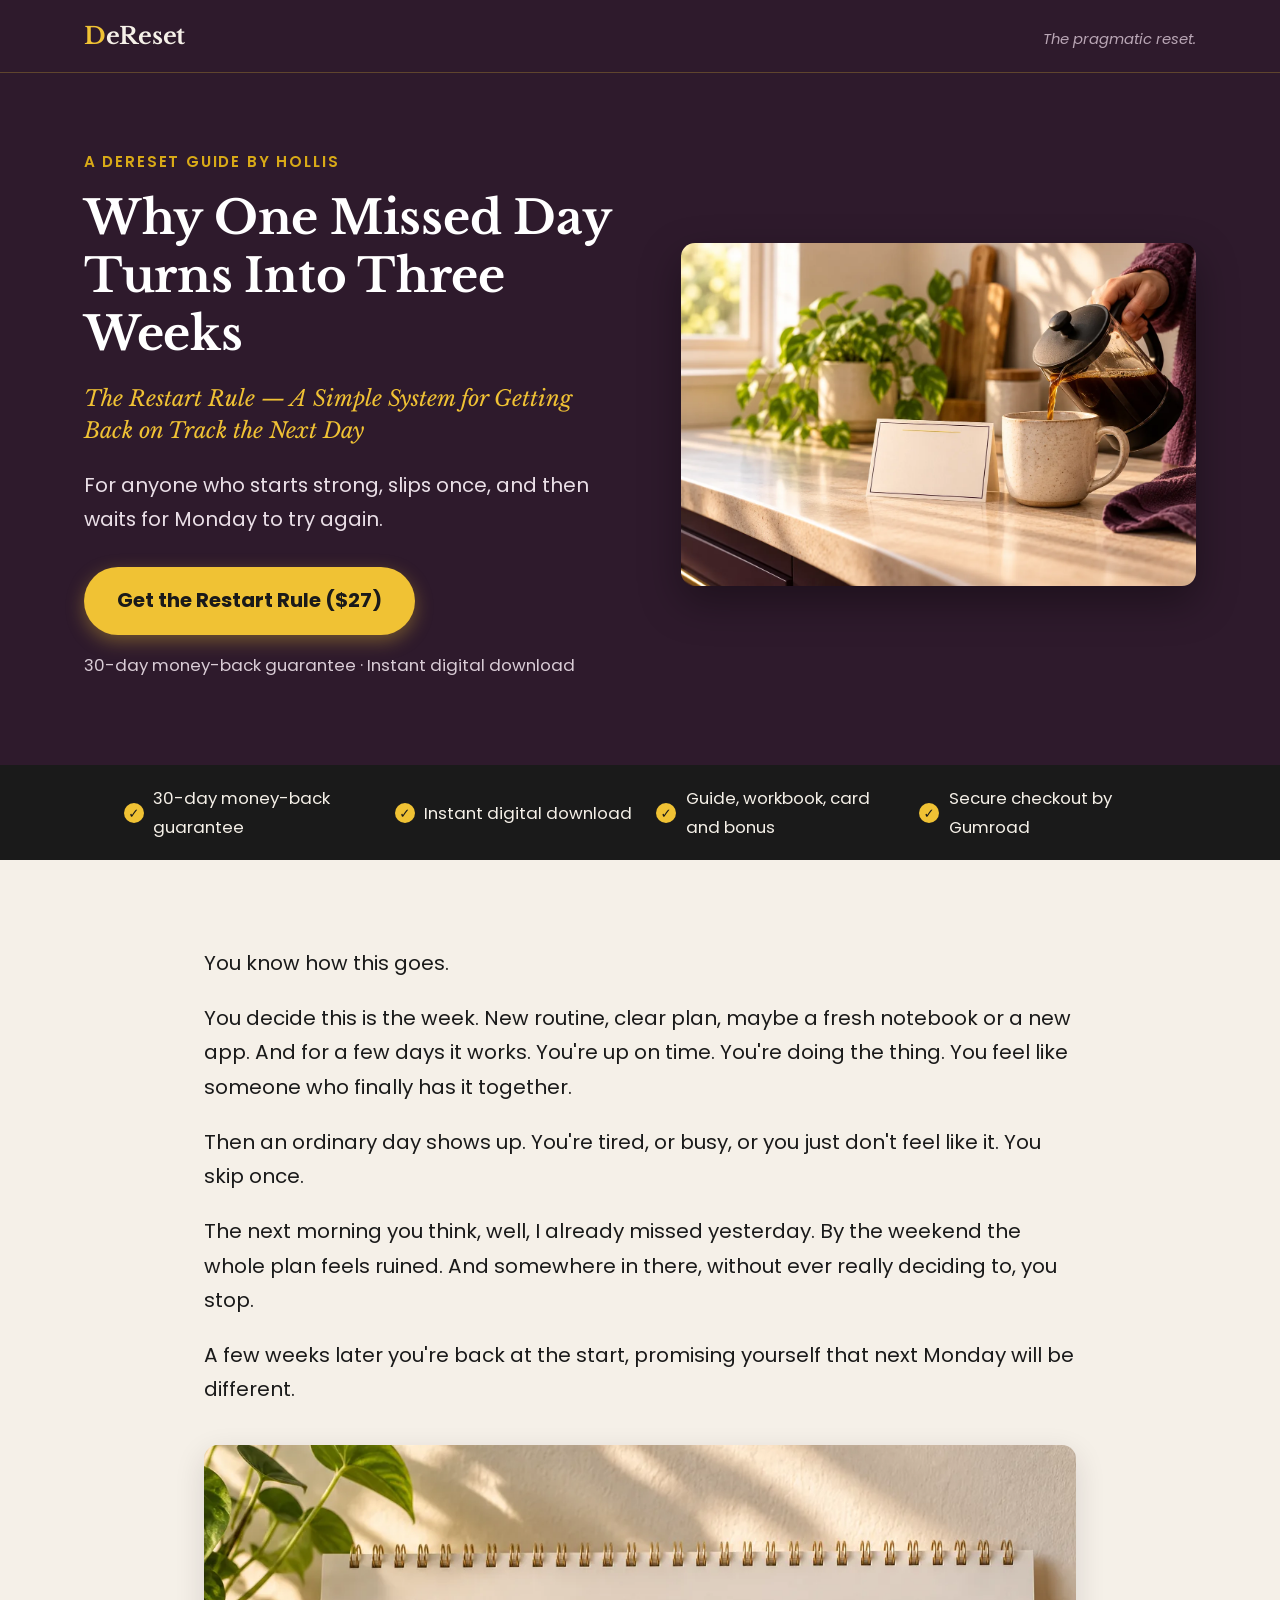
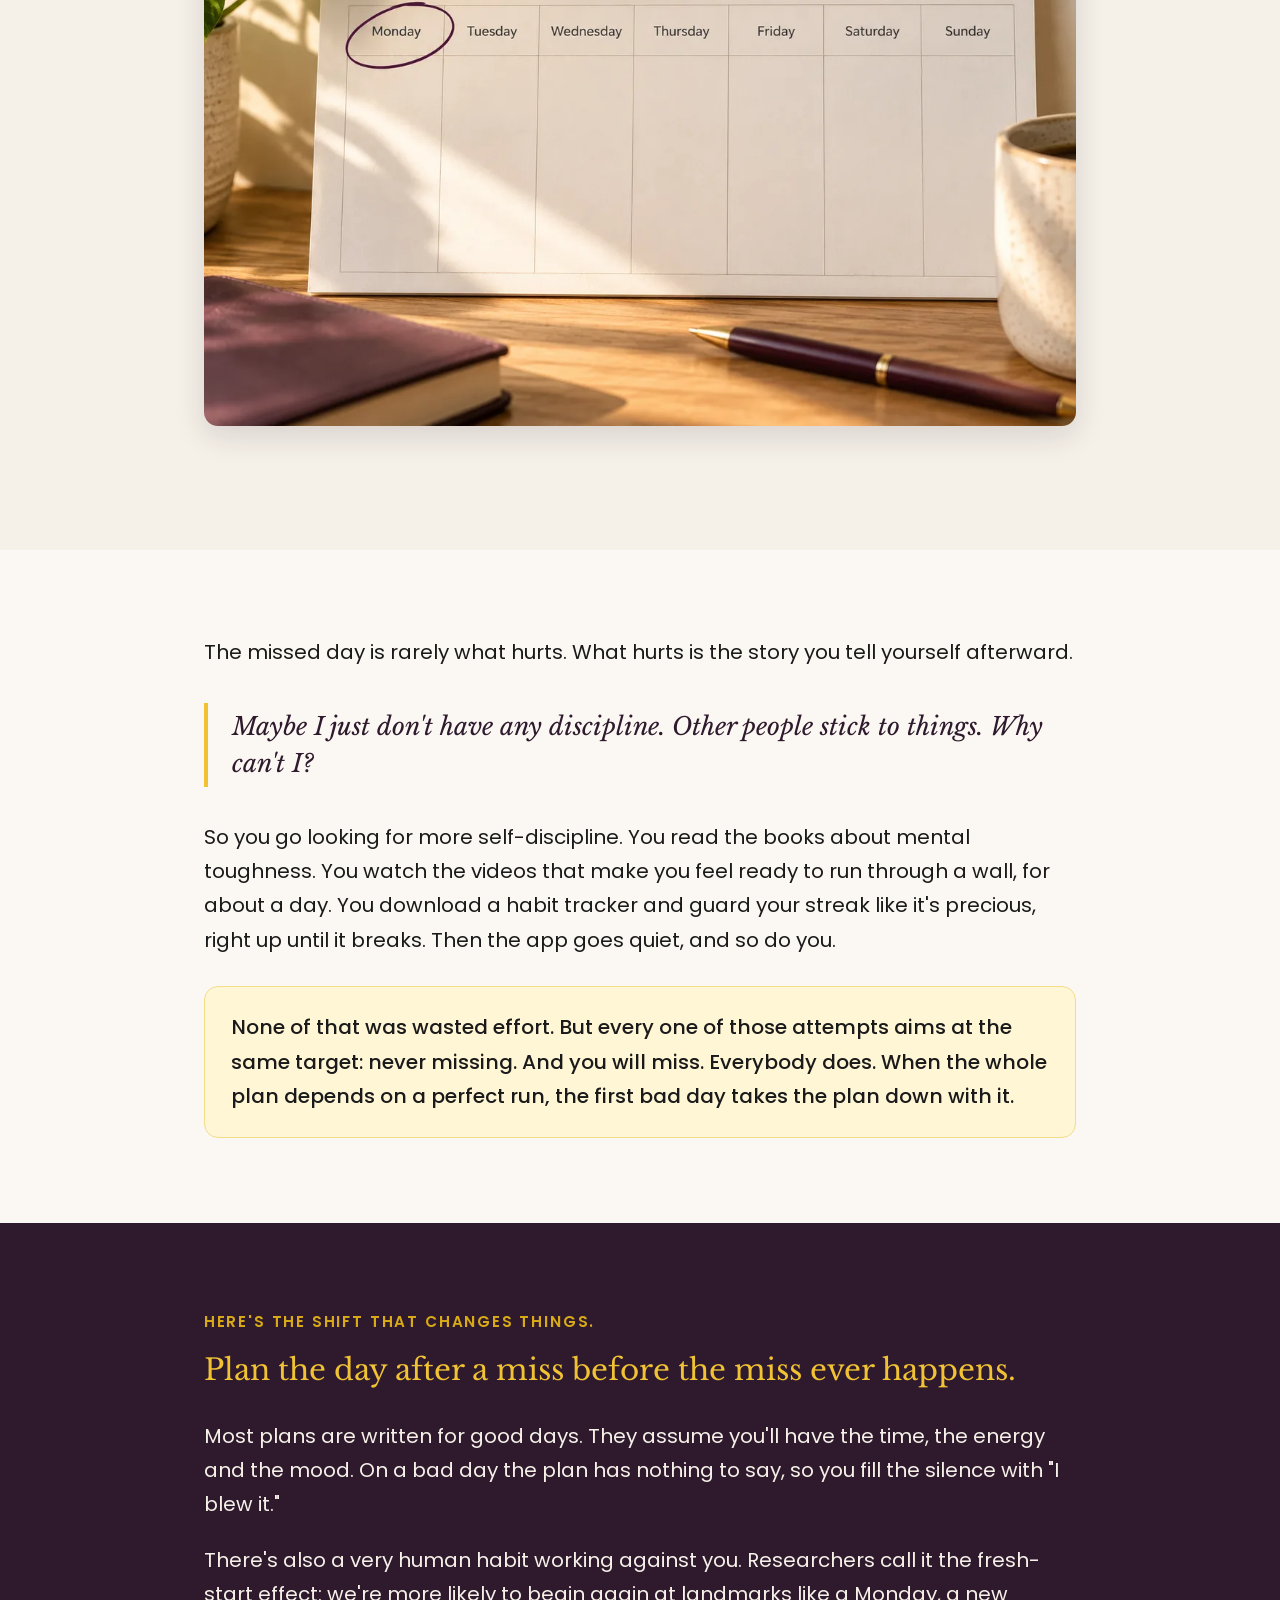
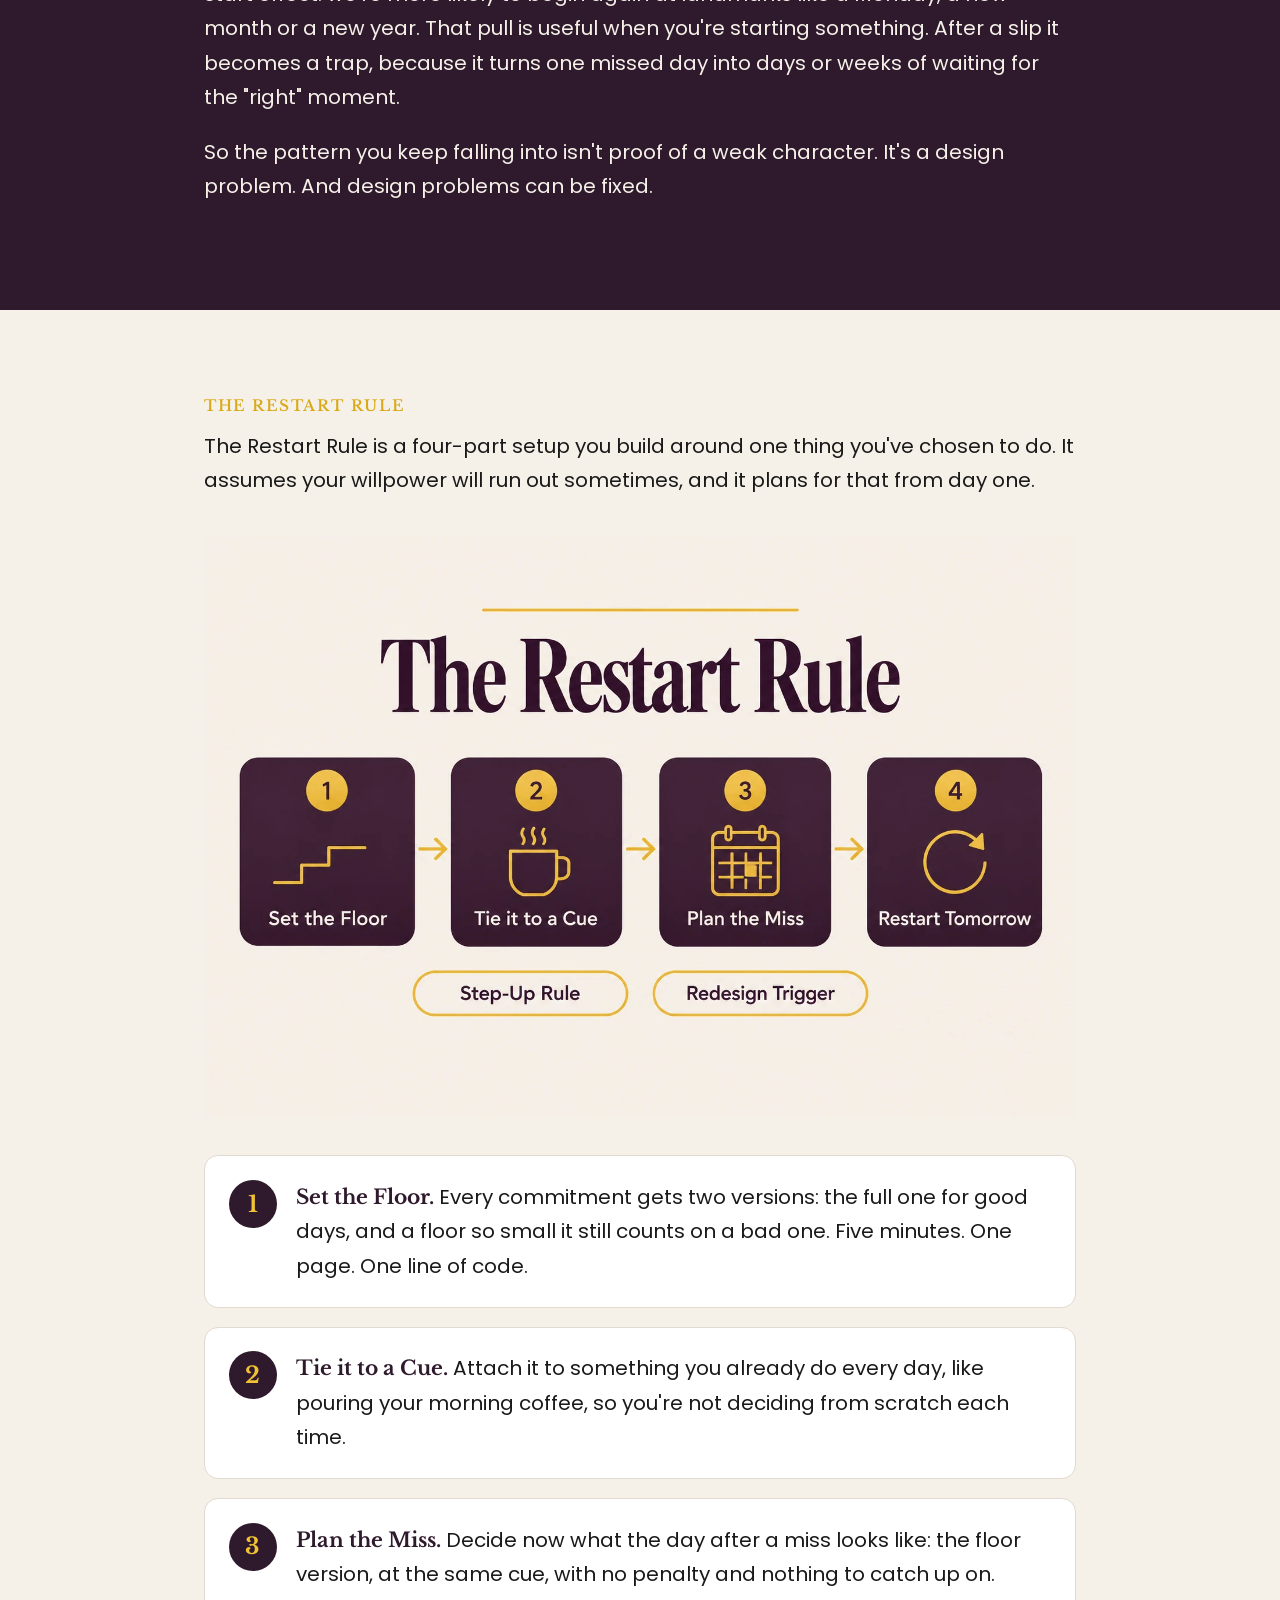
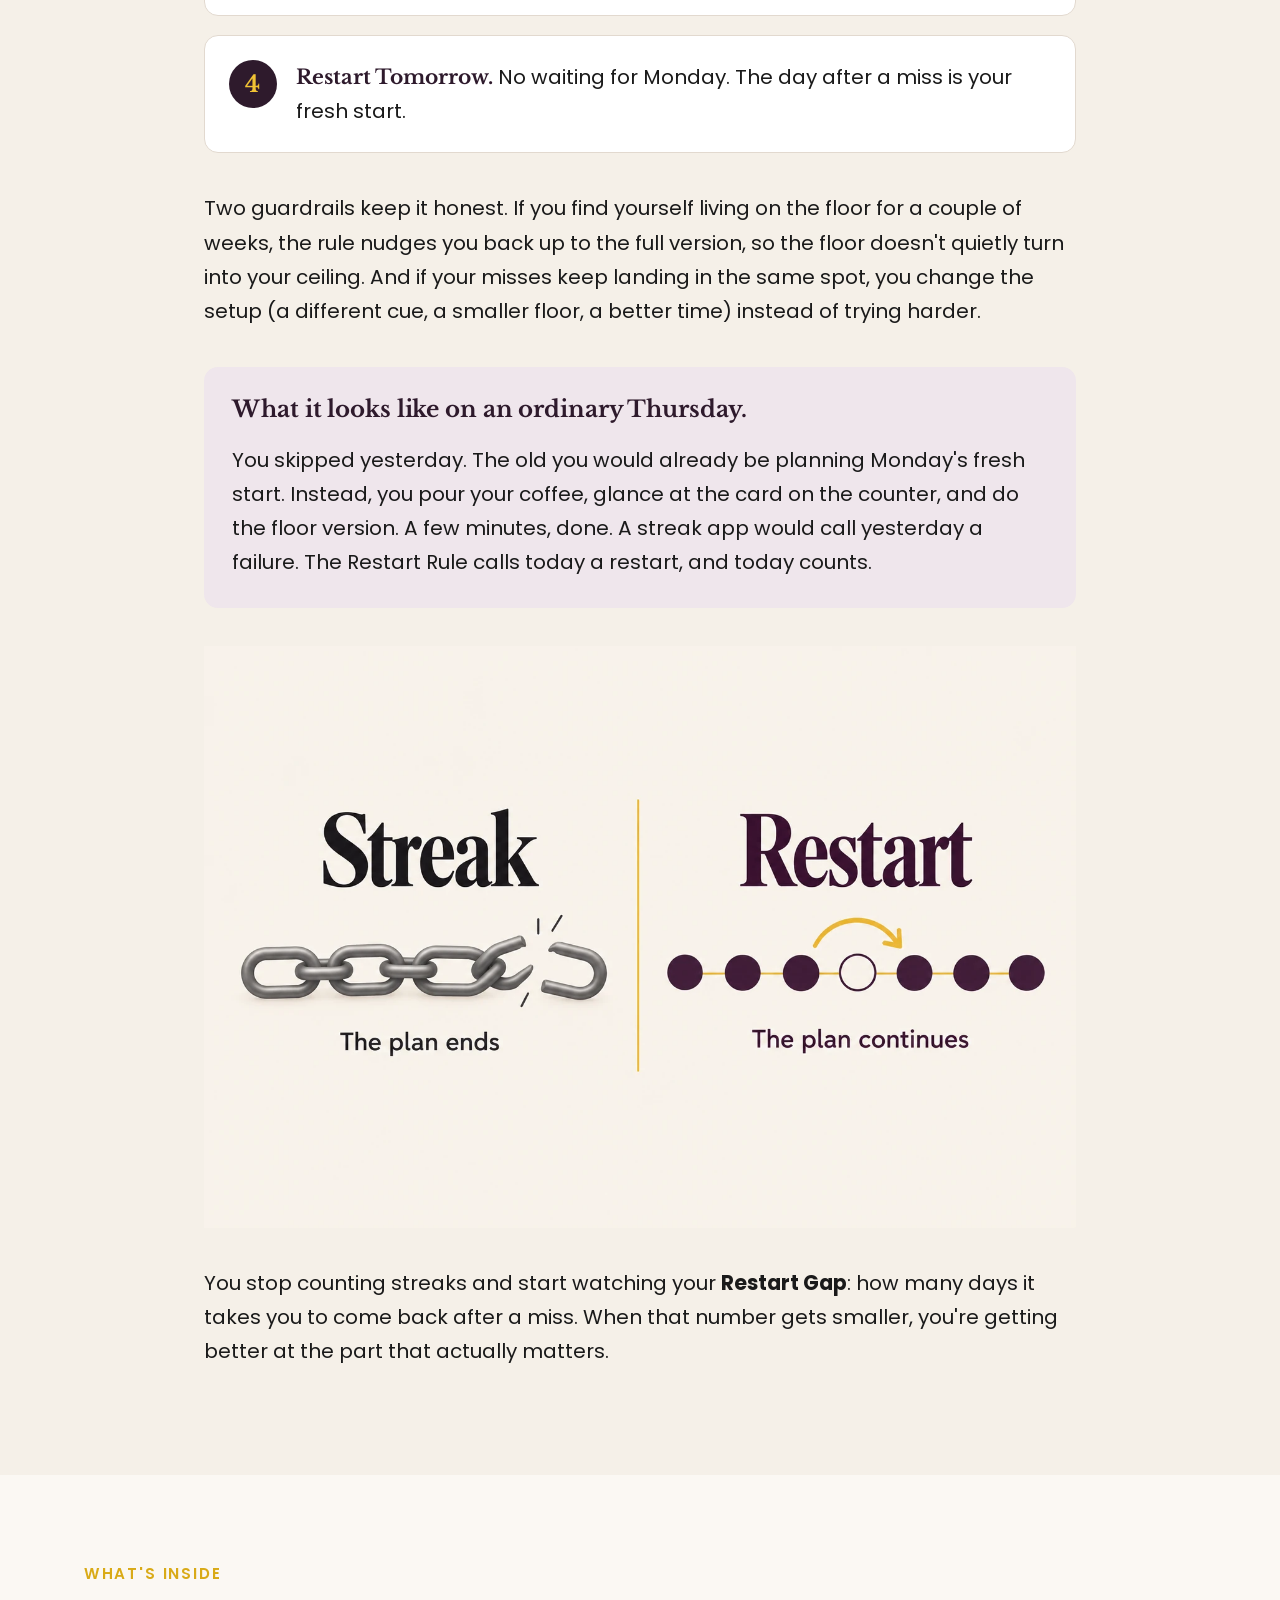
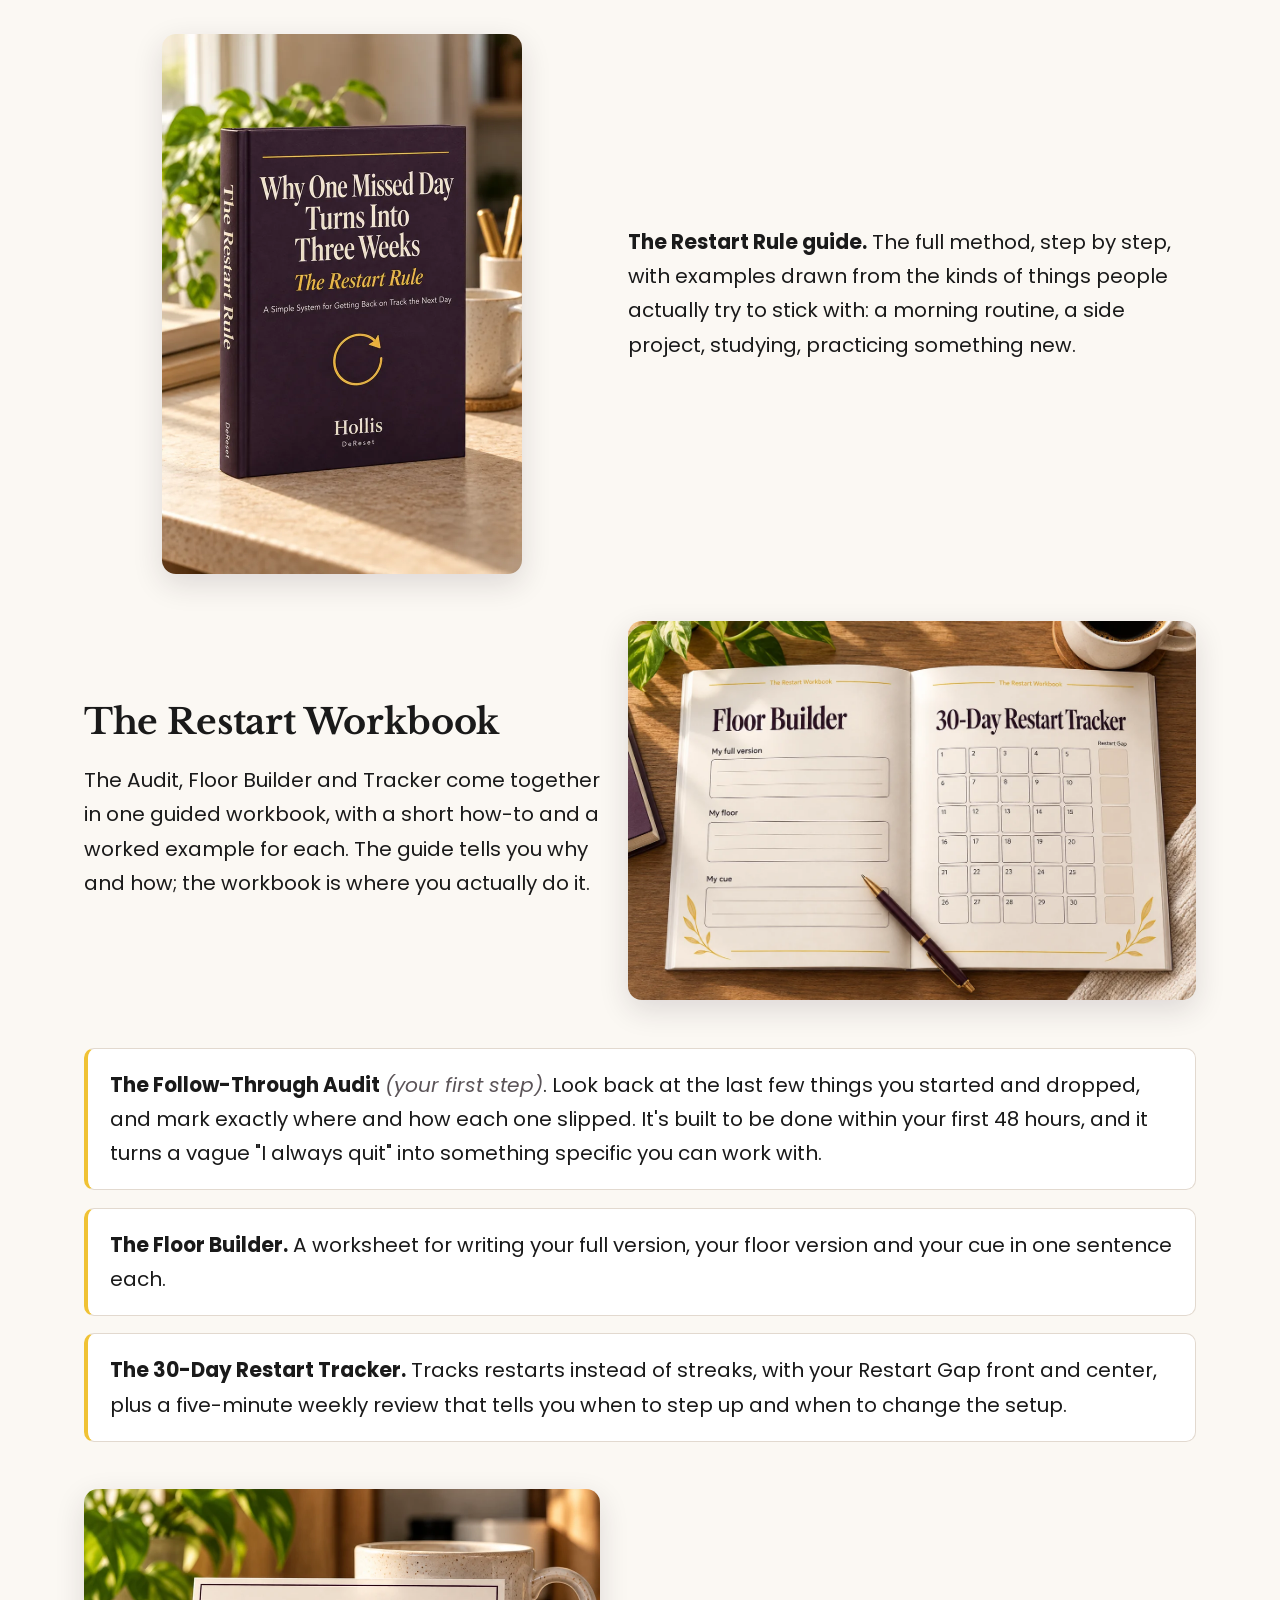
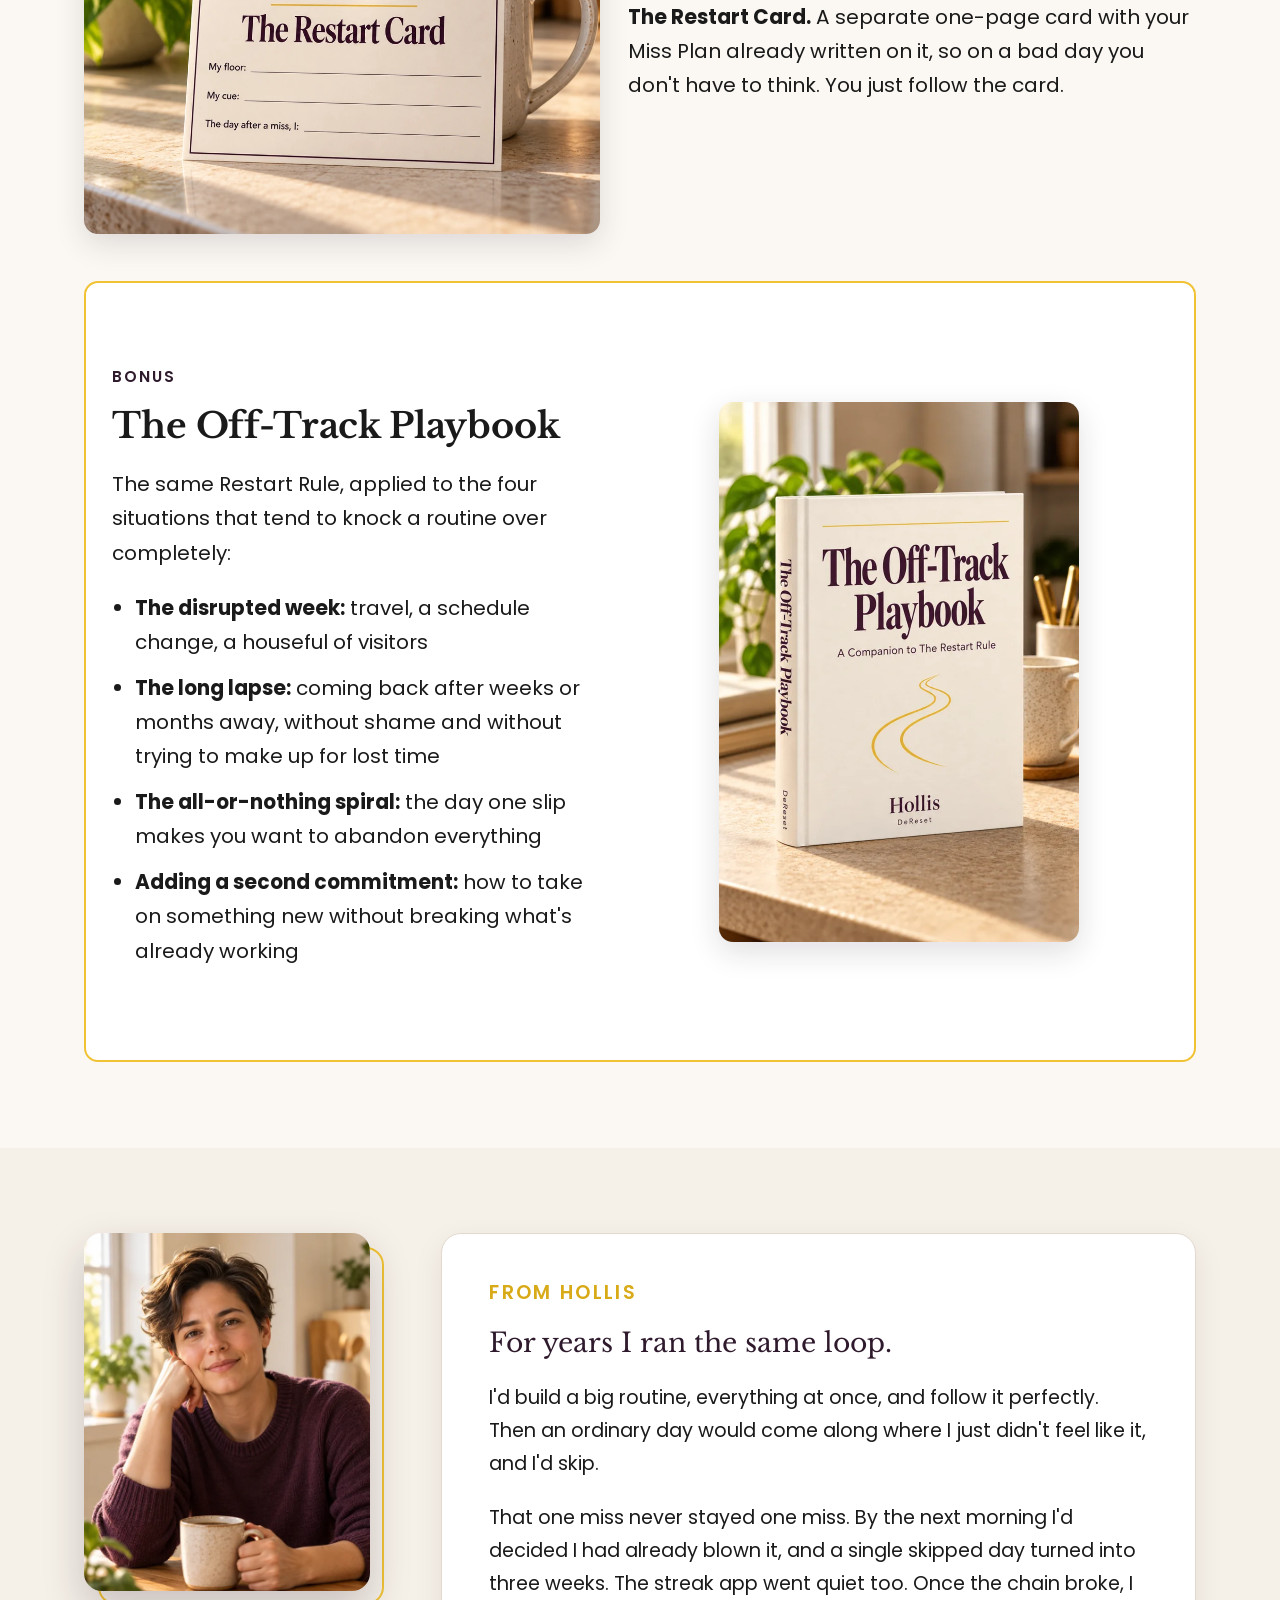
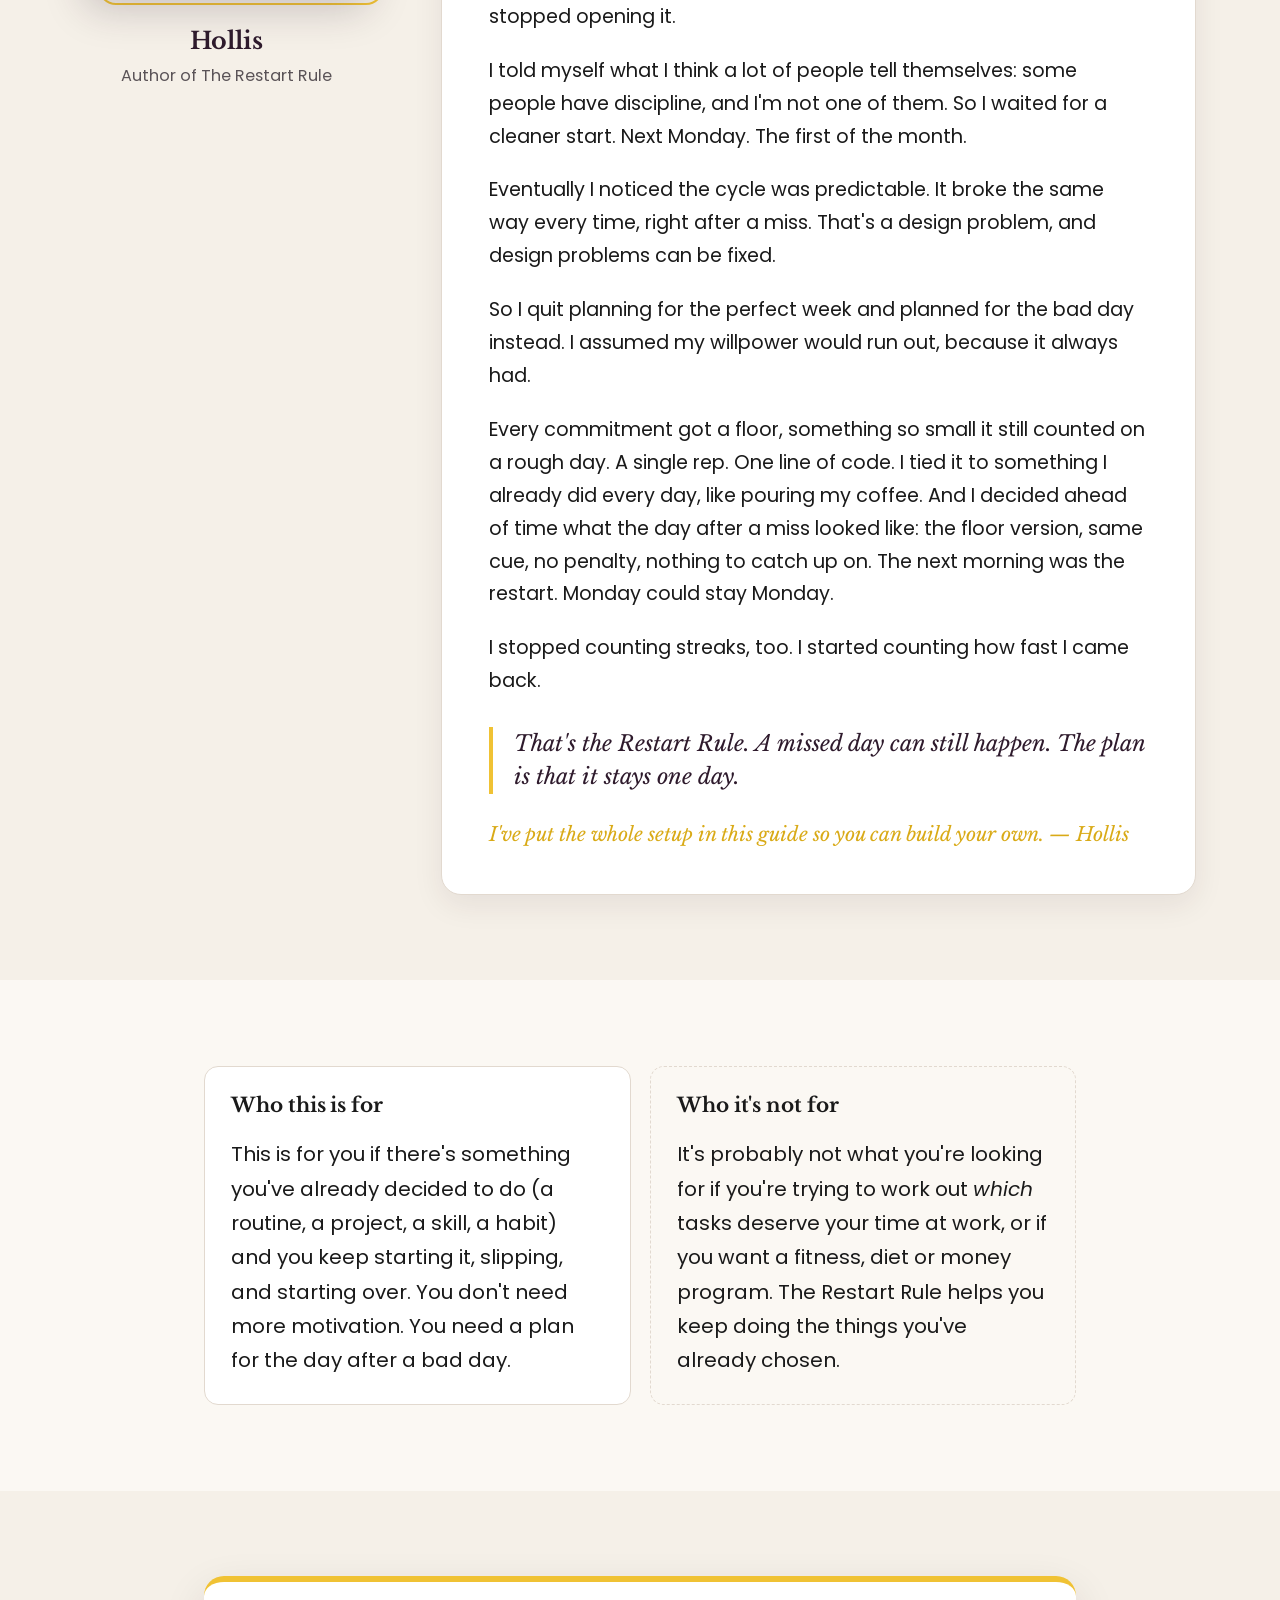
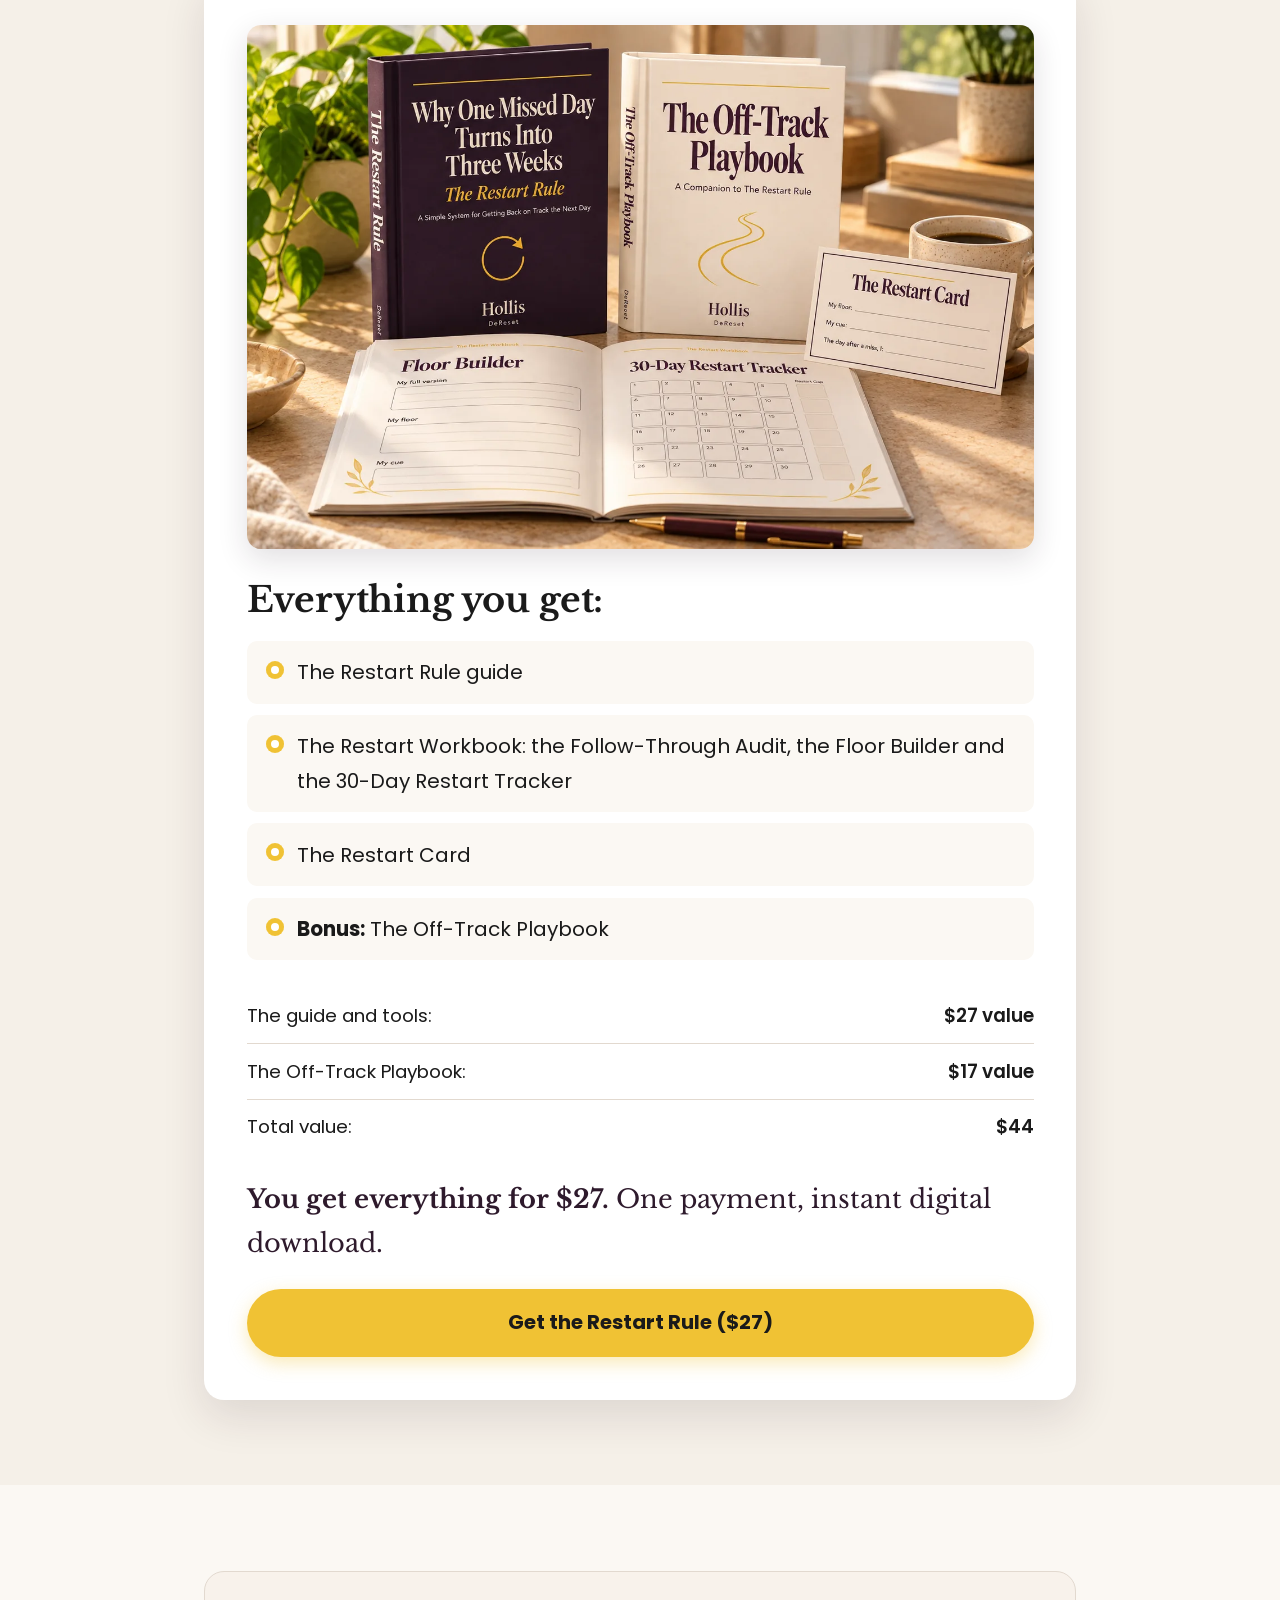
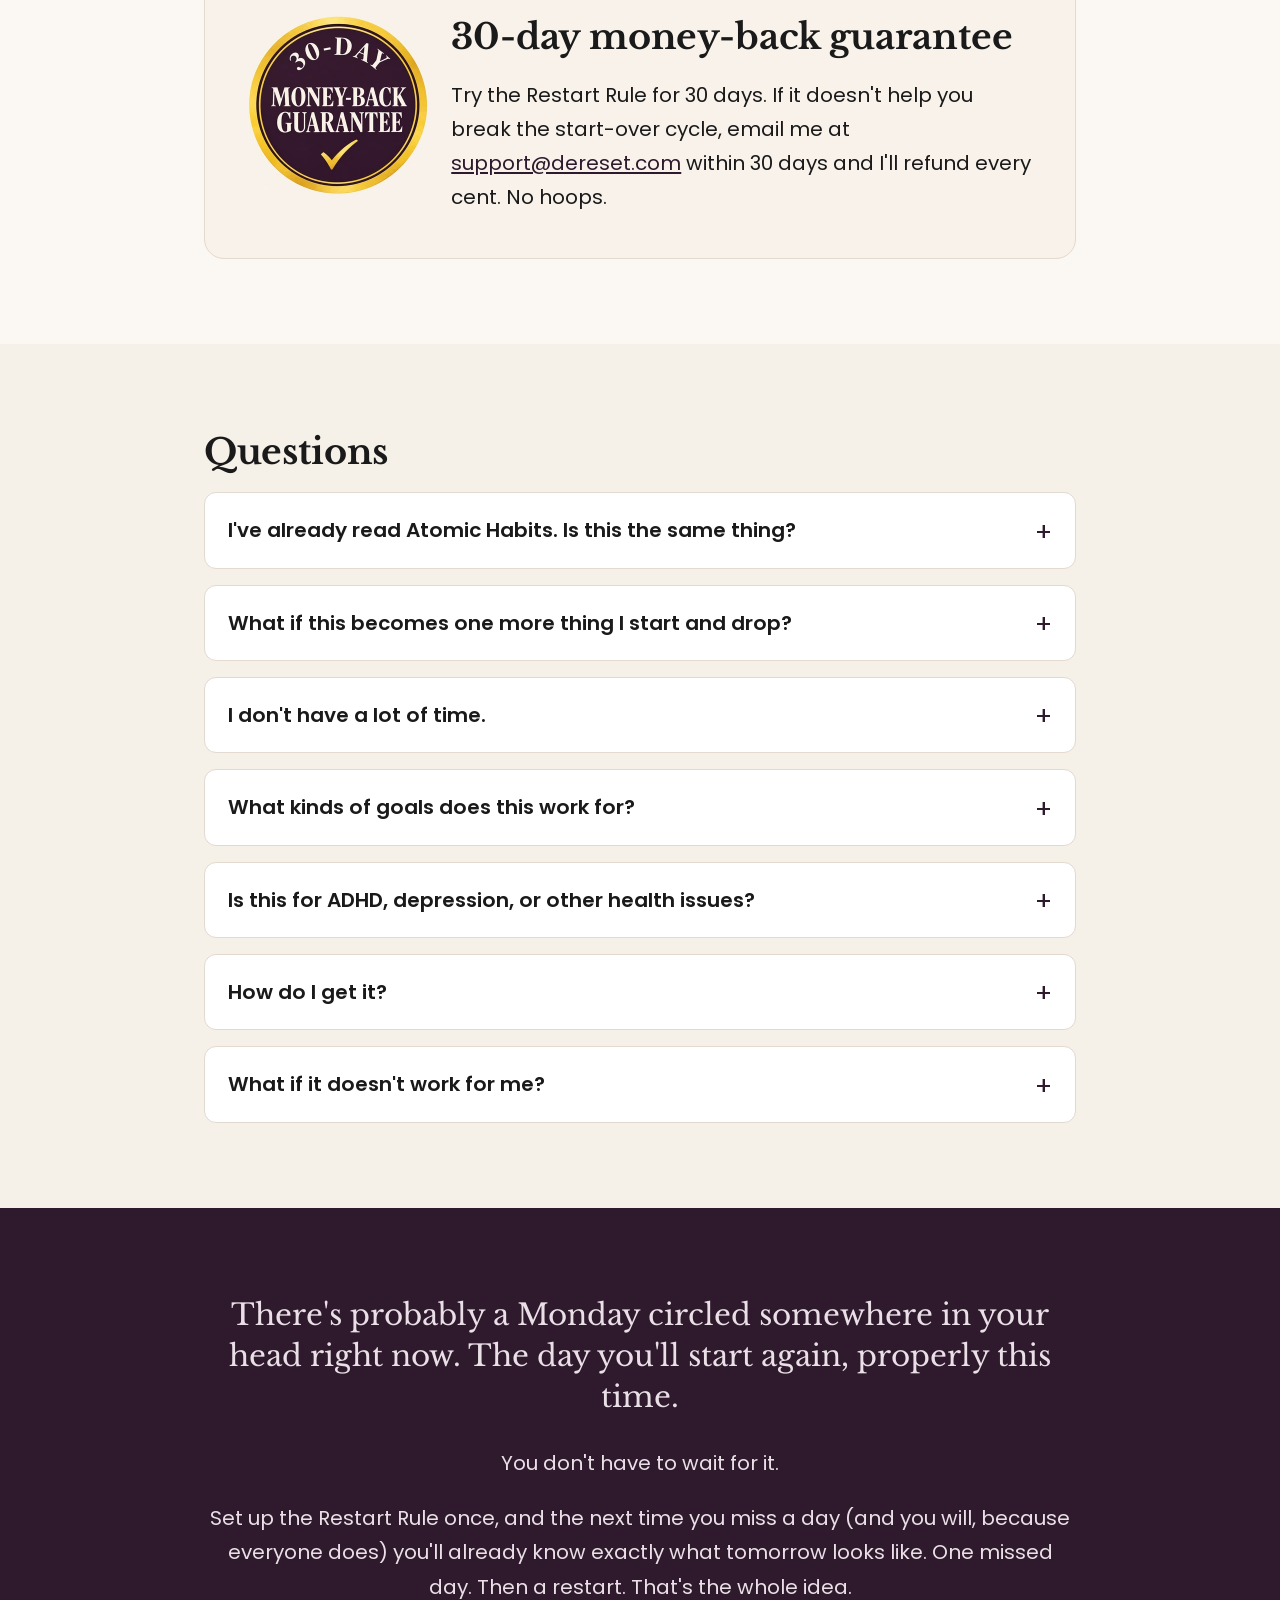
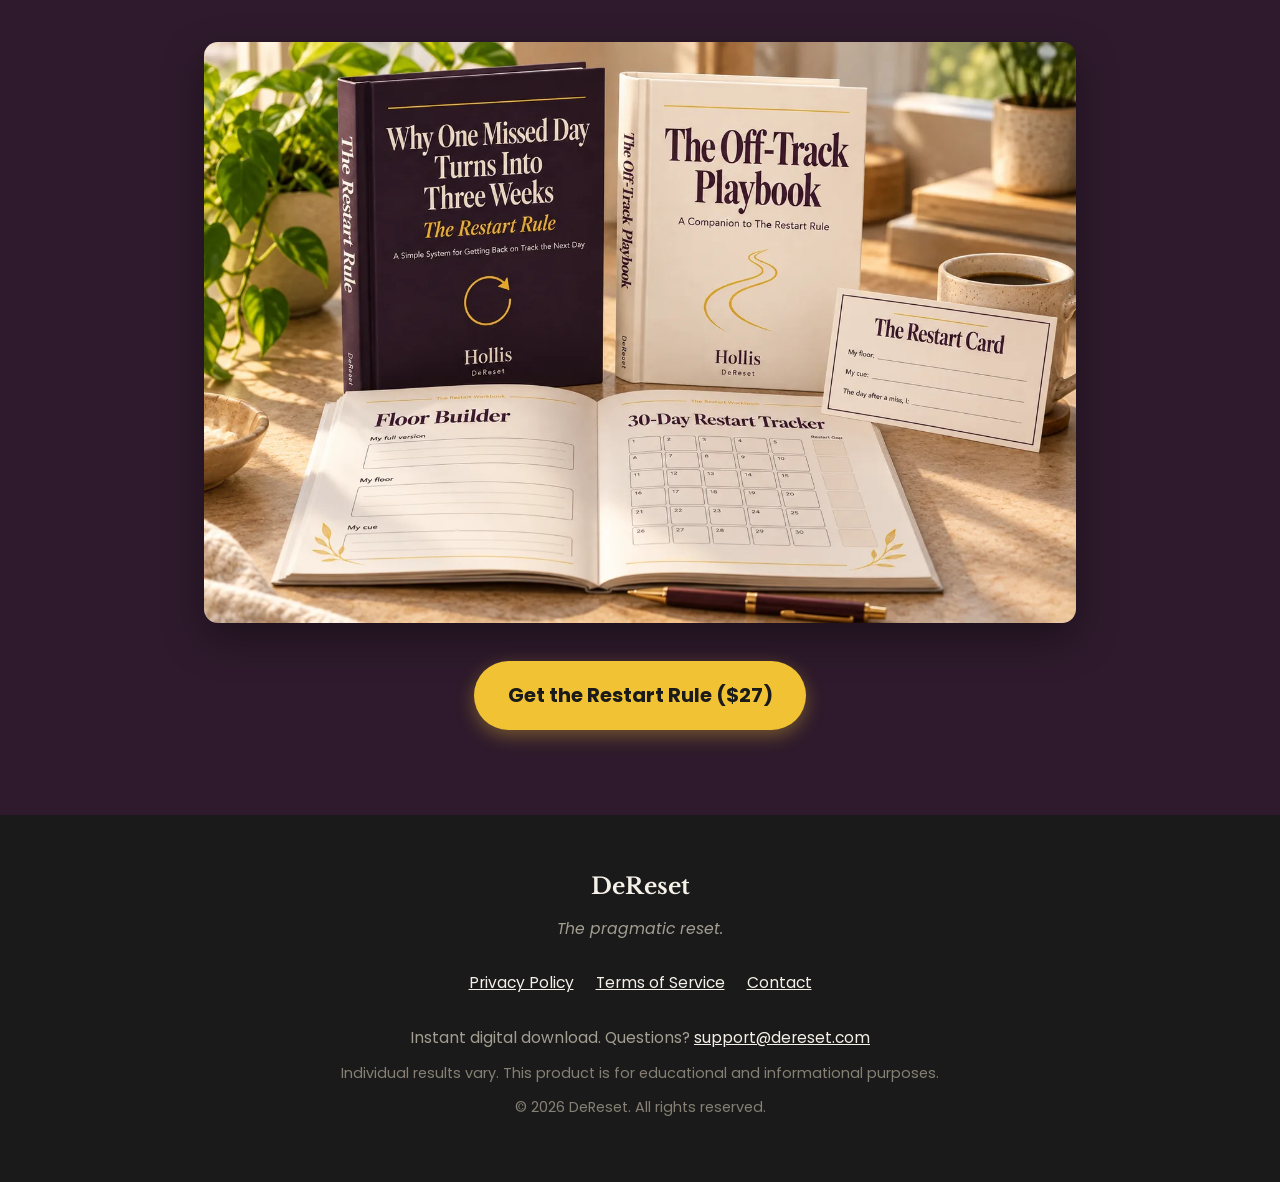
<file: index.html>
<!DOCTYPE html>
<html lang="en">
<head>
<meta charset="UTF-8">
<meta name="viewport" content="width=device-width, initial-scale=1.0">
<title>Why One Missed Day Turns Into Three Weeks — The Restart Rule | DeReset</title>
<meta name="description" content="Struggling to build self-discipline? The Restart Rule is a simple system to stick to habits and get back on track the day after you slip. $27.">
<link rel="canonical" href="https://restart-rule.dereset.com/">
<meta name="theme-color" content="#2e1a2c">
<meta property="og:type" content="product">
<meta property="og:site_name" content="DeReset">
<meta property="og:title" content="Why One Missed Day Turns Into Three Weeks — The Restart Rule">
<meta property="og:description" content="Struggling to build self-discipline? The Restart Rule is a simple system to stick to habits and get back on track the day after you slip. $27.">
<meta property="og:url" content="https://restart-rule.dereset.com/">
<meta property="og:image" content="https://restart-rule.dereset.com/assets/hero-morning-restart.webp">
<meta name="twitter:card" content="summary_large_image">
<link href="https://fonts.googleapis.com" rel="preconnect">
<link crossorigin="" href="https://fonts.gstatic.com" rel="preconnect">
<link href="https://fonts.googleapis.com/css2?family=Libre+Baskerville:ital,wght@0,400;0,700;1,400&amp;family=Poppins:wght@400;500;600;700&amp;display=swap" rel="stylesheet">
<link href="styles/sales.css" rel="stylesheet">
</head>
<body>
<a class="skip-link" href="#main">Skip to content</a>

<header class="brand-bar">
  <div class="container container-wide brand-bar-inner">
    <a class="brand-mark" href="https://dereset.com/">DeReset</a>
    <span class="brand-tag">The pragmatic reset.</span>
  </div>
</header>

<main id="main">

<section class="hero" id="hero">
  <div class="container container-wide hero-grid">
    <div class="hero-copy">
      <p class="eyebrow">A DeReset guide by Hollis</p>
      <h1>Why One Missed Day Turns Into Three Weeks</h1>
      <p class="subtitle">The Restart Rule — A Simple System for Getting Back on Track the Next Day</p>
      <p class="intro">For anyone who starts strong, slips once, and then waits for Monday to try again.</p>
      <a class="btn" href="https://dereset.gumroad.com/l/restart-rule">Get the Restart Rule ($27)</a>
      <p class="cta-note">30-day money-back guarantee · Instant digital download</p>
    </div>
    <div class="hero-image">
      <img src="assets/hero-morning-restart.webp" width="1400" height="933" alt="A hand pouring coffee into a mug on a sunlit kitchen counter, with a small card propped beside it">
    </div>
  </div>
</section>

<div class="trust-strip">
  <ul>
    <li><span class="trust-icon" aria-hidden="true">✓</span>30-day money-back guarantee</li>
    <li><span class="trust-icon" aria-hidden="true">✓</span>Instant digital download</li>
    <li><span class="trust-icon" aria-hidden="true">✓</span>Guide, workbook, card and bonus</li>
    <li><span class="trust-icon" aria-hidden="true">✓</span>Secure checkout by Gumroad</li>
  </ul>
</div>

<section class="section" id="pain">
  <div class="container">
    <p>You know how this goes.</p>
    <p>You decide this is the week. New routine, clear plan, maybe a fresh notebook or a new app. And for a few days it works. You're up on time. You're doing the thing. You feel like someone who finally has it together.</p>
    <p>Then an ordinary day shows up. You're tired, or busy, or you just don't feel like it. You skip once.</p>
    <p>The next morning you think, well, I already missed yesterday. By the weekend the whole plan feels ruined. And somewhere in there, without ever really deciding to, you stop.</p>
    <p>A few weeks later you're back at the start, promising yourself that next Monday will be different.</p>
    <div class="figure">
      <img src="assets/monday-circled.webp" width="1200" height="800" alt="A desk planner showing the days of the week, with Monday circled in plum ink" loading="lazy">
    </div>
  </div>
</section>

<section class="section section-paper" id="agitation">
  <div class="container">
    <p>The missed day is rarely what hurts. What hurts is the story you tell yourself afterward.</p>
    <p class="pull-quote">Maybe I just don't have any discipline. Other people stick to things. Why can't I?</p>
    <p>So you go looking for more self-discipline. You read the books about mental toughness. You watch the videos that make you feel ready to run through a wall, for about a day. You download a habit tracker and guard your streak like it's precious, right up until it breaks. Then the app goes quiet, and so do you.</p>
    <p class="callout">None of that was wasted effort. But every one of those attempts aims at the same target: never missing. And you will miss. Everybody does. When the whole plan depends on a perfect run, the first bad day takes the plan down with it.</p>
  </div>
</section>

<section class="section band-dark" id="reframe">
  <div class="container">
    <p class="eyebrow">Here's the shift that changes things.</p>
    <p class="key-line">Plan the day after a miss before the miss ever happens.</p>
    <p>Most plans are written for good days. They assume you'll have the time, the energy and the mood. On a bad day the plan has nothing to say, so you fill the silence with "I blew it."</p>
    <p>There's also a very human habit working against you. Researchers call it the fresh-start effect: we're more likely to begin again at landmarks like a Monday, a new month or a new year. That pull is useful when you're starting something. After a slip it becomes a trap, because it turns one missed day into days or weeks of waiting for the "right" moment.</p>
    <p>So the pattern you keep falling into isn't proof of a weak character. It's a design problem. And design problems can be fixed.</p>
  </div>
</section>

<section class="section" id="mechanism">
  <div class="container">
    <h2 class="eyebrow">The Restart Rule</h2>
    <p>The Restart Rule is a four-part setup you build around one thing you've chosen to do. It assumes your willpower will run out sometimes, and it plans for that from day one.</p>
    <div class="figure figure-plain">
      <img src="assets/restart-rule-diagram.webp" width="1500" height="1000" alt="The Restart Rule in four steps: 1 Set the Floor, 2 Tie it to a Cue, 3 Plan the Miss, 4 Restart Tomorrow, with two guardrails: Step-Up Rule and Redesign Trigger" loading="lazy">
    </div>
    <ol class="steps">
      <li class="step"><span class="step-num">1</span><p><strong>Set the Floor.</strong> Every commitment gets two versions: the full one for good days, and a floor so small it still counts on a bad one. Five minutes. One page. One line of code.</p></li>
      <li class="step"><span class="step-num">2</span><p><strong>Tie it to a Cue.</strong> Attach it to something you already do every day, like pouring your morning coffee, so you're not deciding from scratch each time.</p></li>
      <li class="step"><span class="step-num">3</span><p><strong>Plan the Miss.</strong> Decide now what the day after a miss looks like: the floor version, at the same cue, with no penalty and nothing to catch up on.</p></li>
      <li class="step"><span class="step-num">4</span><p><strong>Restart Tomorrow.</strong> No waiting for Monday. The day after a miss is your fresh start.</p></li>
    </ol>
    <p>Two guardrails keep it honest. If you find yourself living on the floor for a couple of weeks, the rule nudges you back up to the full version, so the floor doesn't quietly turn into your ceiling. And if your misses keep landing in the same spot, you change the setup (a different cue, a smaller floor, a better time) instead of trying harder.</p>
    <div class="scene">
      <h3>What it looks like on an ordinary Thursday.</h3>
      <p>You skipped yesterday. The old you would already be planning Monday's fresh start. Instead, you pour your coffee, glance at the card on the counter, and do the floor version. A few minutes, done. A streak app would call yesterday a failure. The Restart Rule calls today a restart, and today counts.</p>
    </div>
    <div class="figure figure-plain">
      <img src="assets/streak-vs-restart.webp" width="1400" height="933" alt="Side-by-side comparison: a streak shown as a broken chain labeled The plan ends, and a restart shown as a line of dots with one missed dot and an arrow carrying on, labeled The plan continues" loading="lazy">
    </div>
    <p>You stop counting streaks and start watching your <strong>Restart Gap</strong>: how many days it takes you to come back after a miss. When that number gets smaller, you're getting better at the part that actually matters.</p>
  </div>
</section>

<section class="section section-paper" id="whats-inside">
  <div class="container container-wide">
    <p class="eyebrow">What's inside</p>

    <div class="item">
      <div class="item-media item-media-book">
        <img src="assets/restart-rule-book.webp" width="720" height="1080" alt="The Restart Rule guide by Hollis, shown as a plum hardcover book on a kitchen counter" loading="lazy">
      </div>
      <div>
        <p><strong>The Restart Rule guide.</strong> The full method, step by step, with examples drawn from the kinds of things people actually try to stick with: a morning routine, a side project, studying, practicing something new.</p>
      </div>
    </div>

    <div class="item item-reverse">
      <div class="item-media">
        <img src="assets/restart-workbook-spread.webp" width="1300" height="867" alt="An open spread of The Restart Workbook showing the Floor Builder and the 30-Day Restart Tracker with a Restart Gap column" loading="lazy">
      </div>
      <div>
        <h2>The Restart Workbook</h2>
        <p>The Audit, Floor Builder and Tracker come together in one guided workbook, with a short how-to and a worked example for each. The guide tells you why and how; the workbook is where you actually do it.</p>
      </div>
    </div>

    <ul class="tool-list">
      <li><p><strong>The Follow-Through Audit</strong> <span class="tag">(your first step)</span>. Look back at the last few things you started and dropped, and mark exactly where and how each one slipped. It's built to be done within your first 48 hours, and it turns a vague "I always quit" into something specific you can work with.</p></li>
      <li><p><strong>The Floor Builder.</strong> A worksheet for writing your full version, your floor version and your cue in one sentence each.</p></li>
      <li><p><strong>The 30-Day Restart Tracker.</strong> Tracks restarts instead of streaks, with your Restart Gap front and center, plus a five-minute weekly review that tells you when to step up and when to change the setup.</p></li>
    </ul>

    <div class="item">
      <div class="item-media">
        <img src="assets/restart-card.webp" width="1000" height="667" alt="The Restart Card standing on a counter beside a mug, with blank lines for My floor, My cue and The day after a miss, I" loading="lazy">
      </div>
      <div>
        <p><strong>The Restart Card.</strong> A separate one-page card with your Miss Plan already written on it, so on a bad day you don't have to think. You just follow the card.</p>
      </div>
    </div>

    <div class="bonus-box">
      <div class="item item-reverse">
        <div class="item-media item-media-book">
          <img src="assets/off-track-playbook-book.webp" width="720" height="1080" alt="The Off-Track Playbook, a companion to The Restart Rule, shown as a cream hardcover book" loading="lazy">
        </div>
        <div>
          <p class="eyebrow">Bonus</p>
          <h2>The Off-Track Playbook</h2>
          <p>The same Restart Rule, applied to the four situations that tend to knock a routine over completely:</p>
          <ul class="bonus-list">
            <li><strong>The disrupted week:</strong> travel, a schedule change, a houseful of visitors</li>
            <li><strong>The long lapse:</strong> coming back after weeks or months away, without shame and without trying to make up for lost time</li>
            <li><strong>The all-or-nothing spiral:</strong> the day one slip makes you want to abandon everything</li>
            <li><strong>Adding a second commitment:</strong> how to take on something new without breaking what's already working</li>
          </ul>
        </div>
      </div>
    </div>
  </div>
</section>

<section class="section creator-section" id="creator">
  <div class="container container-wide">
    <div class="creator-grid">
      <figure class="creator-portrait">
        <div class="portrait-frame">
          <img src="assets/hollis.webp" width="640" height="960" alt="Hollis, the author, sitting at a kitchen table with a mug of coffee" loading="lazy">
        </div>
        <figcaption><span class="creator-name">Hollis</span><span class="creator-role">Author of The Restart Rule</span></figcaption>
      </figure>
      <div class="story">
        <p class="eyebrow">From Hollis</p>
        <p class="story-open">For years I ran the same loop.</p>
        <p>I'd build a big routine, everything at once, and follow it perfectly. Then an ordinary day would come along where I just didn't feel like it, and I'd skip.</p>
        <p>That one miss never stayed one miss. By the next morning I'd decided I had already blown it, and a single skipped day turned into three weeks. The streak app went quiet too. Once the chain broke, I stopped opening it.</p>
        <p>I told myself what I think a lot of people tell themselves: some people have discipline, and I'm not one of them. So I waited for a cleaner start. Next Monday. The first of the month.</p>
        <p>Eventually I noticed the cycle was predictable. It broke the same way every time, right after a miss. That's a design problem, and design problems can be fixed.</p>
        <p>So I quit planning for the perfect week and planned for the bad day instead. I assumed my willpower would run out, because it always had.</p>
        <p>Every commitment got a floor, something so small it still counted on a rough day. A single rep. One line of code. I tied it to something I already did every day, like pouring my coffee. And I decided ahead of time what the day after a miss looked like: the floor version, same cue, no penalty, nothing to catch up on. The next morning was the restart. Monday could stay Monday.</p>
        <p>I stopped counting streaks, too. I started counting how fast I came back.</p>
        <p class="story-close">That's the Restart Rule. A missed day can still happen. The plan is that it stays one day.</p>
        <p class="signature">I've put the whole setup in this guide so you can build your own. — Hollis</p>
      </div>
    </div>
  </div>
</section>

<section class="section section-paper" id="who-its-for">
  <div class="container">
    <div class="fit">
      <div class="fit-card">
        <h3>Who this is for</h3>
        <p>This is for you if there's something you've already decided to do (a routine, a project, a skill, a habit) and you keep starting it, slipping, and starting over. You don't need more motivation. You need a plan for the day after a bad day.</p>
      </div>
      <div class="fit-card fit-no">
        <h3>Who it's not for</h3>
        <p>It's probably not what you're looking for if you're trying to work out <em>which</em> tasks deserve your time at work, or if you want a fitness, diet or money program. The Restart Rule helps you keep doing the things you've already chosen.</p>
      </div>
    </div>
  </div>
</section>

<section class="section" id="offer">
  <div class="container">
    <div class="offer-card">
      <div class="figure">
        <img src="assets/restart-rule-bundle.webp" width="1400" height="933" alt="Everything in the bundle: The Restart Rule guide, The Off-Track Playbook, The Restart Workbook open to the Floor Builder and Tracker, and The Restart Card" loading="lazy">
      </div>
      <h2>Everything you get:</h2>
      <ul class="offer-list">
        <li>The Restart Rule guide</li>
        <li>The Restart Workbook: the Follow-Through Audit, the Floor Builder and the 30-Day Restart Tracker</li>
        <li>The Restart Card</li>
        <li><span><strong>Bonus:</strong> The Off-Track Playbook</span></li>
      </ul>
      <table class="value-table">
        <tr><td>The guide and tools:</td><td>$27 value</td></tr>
        <tr><td>The Off-Track Playbook:</td><td>$17 value</td></tr>
        <tr><td>Total value:</td><td>$44</td></tr>
      </table>
      <p class="price-line"><strong>You get everything for $27.</strong> One payment, instant digital download.</p>
      <div class="offer-cta">
        <a class="btn btn-block" href="https://dereset.gumroad.com/l/restart-rule">Get the Restart Rule ($27)</a>
      </div>
    </div>
  </div>
</section>

<section class="section section-paper" id="guarantee">
  <div class="container">
    <div class="guarantee-card">
      <img src="assets/guarantee-seal-30-day.webp" width="360" height="360" alt="30-day money-back guarantee seal" loading="lazy">
      <div>
        <h2>30-day money-back guarantee</h2>
        <p>Try the Restart Rule for 30 days. If it doesn't help you break the start-over cycle, email me at <a href="mailto:support@dereset.com">support@dereset.com</a> within 30 days and I'll refund every cent. No hoops.</p>
      </div>
    </div>
  </div>
</section>

<section class="section" id="faq">
  <div class="container">
    <h2>Questions</h2>
    <div class="faq">
      <details>
        <summary>I've already read Atomic Habits. Is this the same thing?</summary>
        <div class="answer"><p>Some of it will feel familiar, and that's fine. Tiny starter versions, tying a habit to a cue, not missing twice: good books cover those ideas well. What most of us never do is set them up <em>before</em> the bad day arrives. The Restart Rule gives you a miss plan written down in advance, a card you can reach for, and a way to measure how fast you come back instead of how long your streak lasts.</p></div>
      </details>
      <details>
        <summary>What if this becomes one more thing I start and drop?</summary>
        <div class="answer"><p>That's exactly the situation it's built for. If you drop it for a day, the rule already tells you what to do the next morning. A missed day is part of the plan here, so it doesn't end the plan.</p></div>
      </details>
      <details>
        <summary>I don't have a lot of time.</summary>
        <div class="answer"><p>You choose the floor, and it's meant to be small enough for your worst day. Setting everything up is a short, one-time job with the worksheets.</p></div>
      </details>
      <details>
        <summary>What kinds of goals does this work for?</summary>
        <div class="answer"><p>Things you've chosen to do that nobody else is enforcing: a morning routine, a side project, reading, studying, practicing an instrument, an everyday habit you keep meaning to build. The examples in the guide are illustrations, not programs. It isn't a work task-prioritization system, and it isn't a fitness, diet or financial plan.</p></div>
      </details>
      <details>
        <summary>Is this for ADHD, depression, or other health issues?</summary>
        <div class="answer"><p>No. This is a practical guide to building habits and getting back on track after a slip. It doesn't diagnose or treat anything. If you're dealing with persistent difficulty that goes beyond everyday habits, it's worth talking to a qualified professional.</p></div>
      </details>
      <details>
        <summary>How do I get it?</summary>
        <div class="answer"><p>Right after checkout you get instant access to download everything: the guide, the workbook, the card and the bonus.</p></div>
      </details>
      <details>
        <summary>What if it doesn't work for me?</summary>
        <div class="answer"><p>Then email <a href="mailto:support@dereset.com">support@dereset.com</a> within 30 days and you'll get every cent back. No hoops.</p></div>
      </details>
    </div>
  </div>
</section>

<section class="section band-dark closing" id="closing">
  <div class="container">
    <p class="key-line">There's probably a Monday circled somewhere in your head right now. The day you'll start again, properly this time.</p>
    <p>You don't have to wait for it.</p>
    <p>Set up the Restart Rule once, and the next time you miss a day (and you will, because everyone does) you'll already know exactly what tomorrow looks like. One missed day. Then a restart. That's the whole idea.</p>
    <div class="figure">
      <img src="assets/restart-rule-bundle.webp" width="1400" height="933" alt="The Restart Rule guide, workbook, card and bonus playbook together on a sunlit counter" loading="lazy">
    </div>
    <a class="btn" href="https://dereset.gumroad.com/l/restart-rule">Get the Restart Rule ($27)</a>
  </div>
</section>

</main>

<footer class="site-footer">
  <div class="container">
    <p class="footer-brand"><a href="https://dereset.com/">DeReset</a></p>
    <p class="footer-tag">The pragmatic reset.</p>
    <nav class="footer-links" aria-label="Legal">
      <a href="https://dereset.com/privacy">Privacy Policy</a>
      <a href="https://dereset.com/terms">Terms of Service</a>
      <a href="https://dereset.com/contact">Contact</a>
    </nav>
    <p>Instant digital download. Questions? <a href="mailto:support@dereset.com">support@dereset.com</a></p>
    <p class="footer-fine">Individual results vary. This product is for educational and informational purposes.</p>
    <p class="footer-fine">© 2026 DeReset. All rights reserved.</p>
  </div>
</footer>
</body>
</html>
</file>
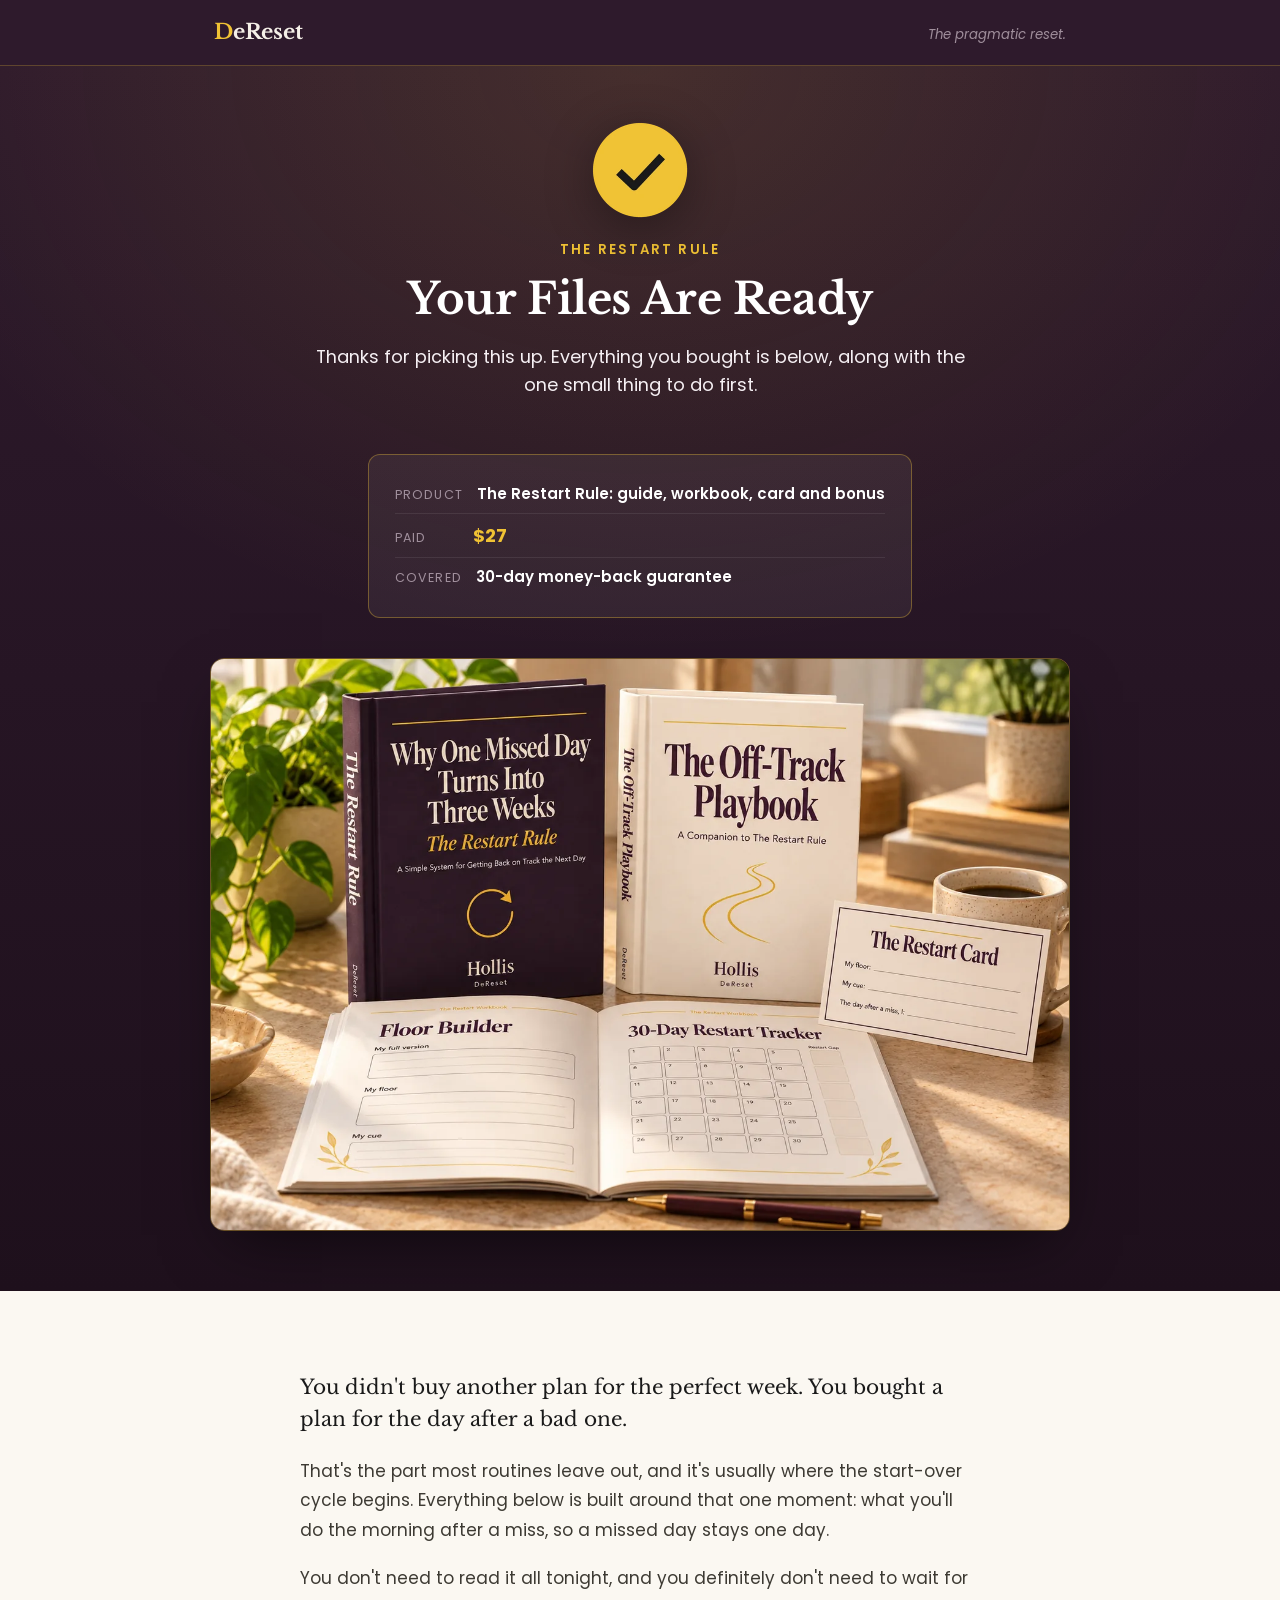
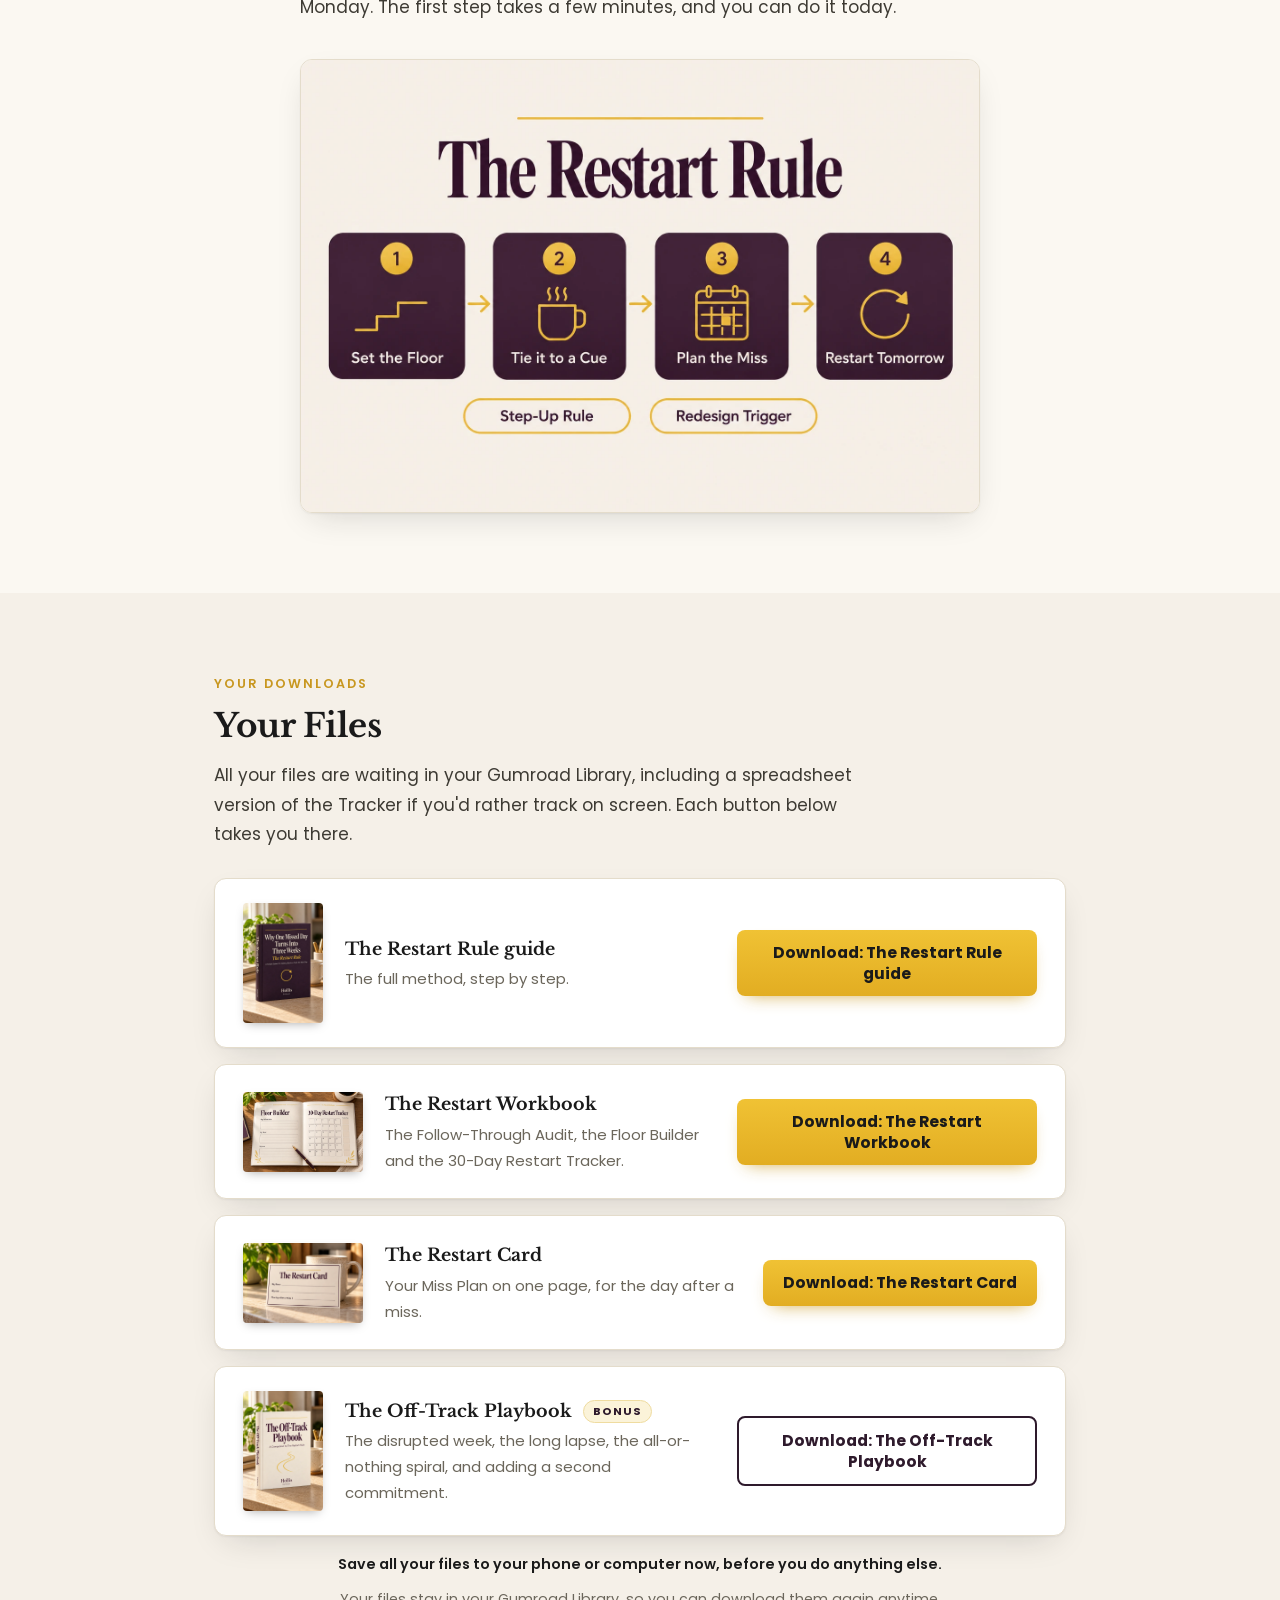
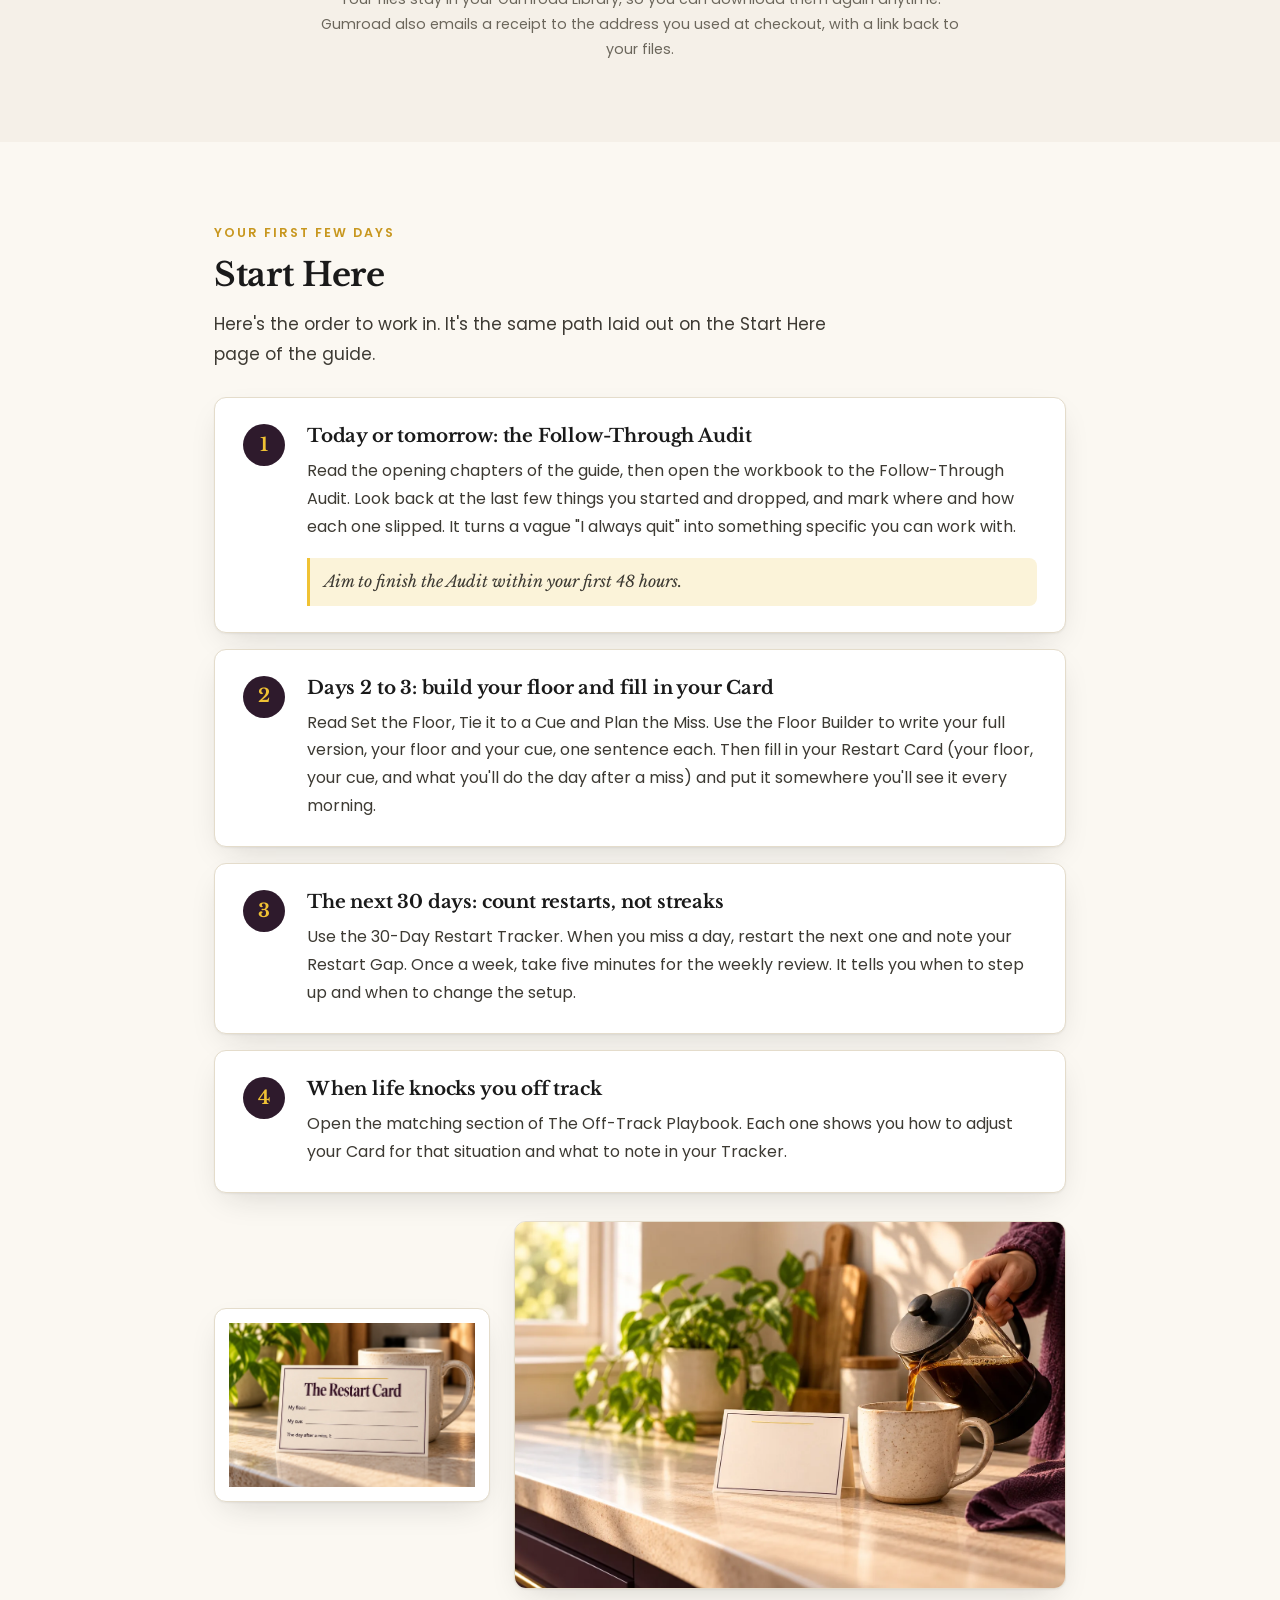
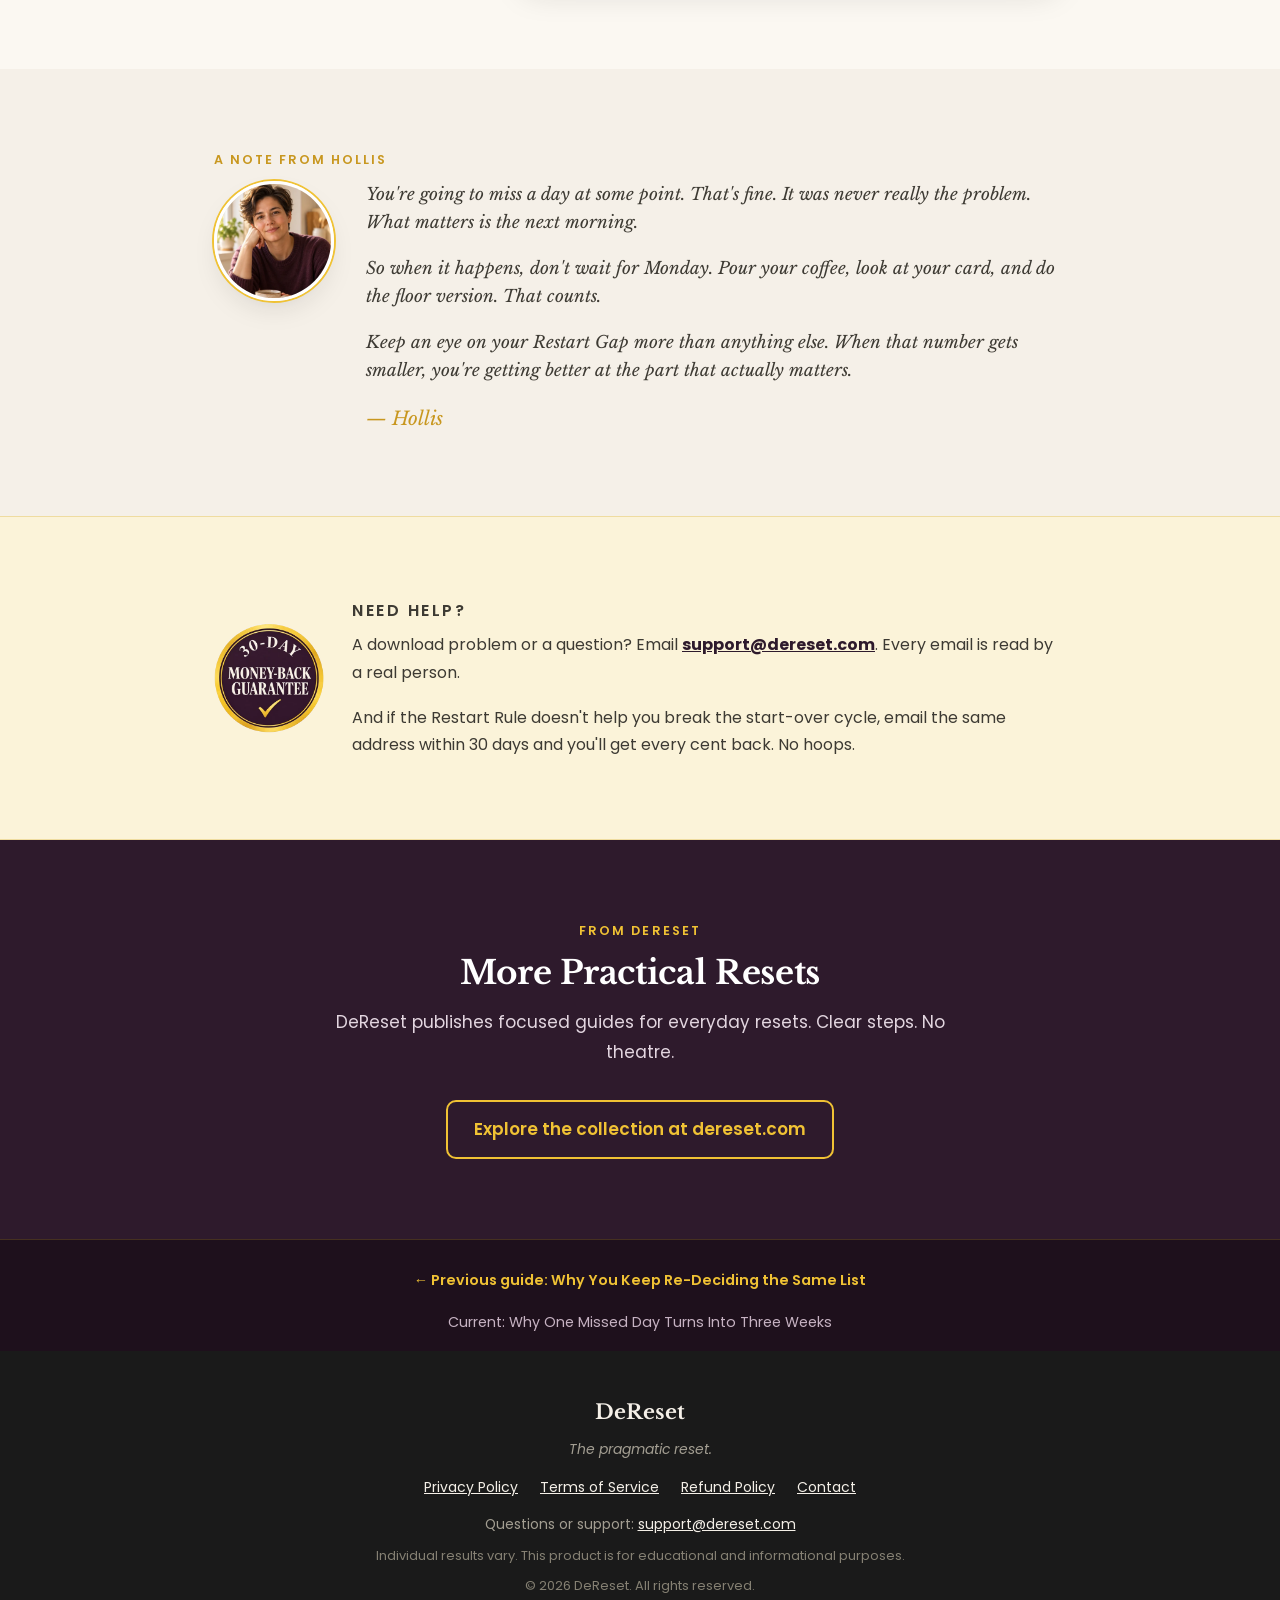
<file: thank-you.html>
<!DOCTYPE html>
<html lang="en">
<head>
<meta charset="UTF-8">
<meta name="viewport" content="width=device-width, initial-scale=1.0">
<title>Your Restart Rule Files Are Ready | DeReset</title>
<meta name="robots" content="noindex">
<meta name="theme-color" content="#2e1a2c">
<link href="https://fonts.googleapis.com" rel="preconnect">
<link crossorigin="" href="https://fonts.gstatic.com" rel="preconnect">
<link href="https://fonts.googleapis.com/css2?family=Libre+Baskerville:ital,wght@0,400;0,700;1,400&amp;family=Poppins:wght@400;500;600;700&amp;display=swap" rel="stylesheet">
<link href="styles/thank-you.css" rel="stylesheet">
</head>
<body>

<a class="skip-link" href="#main">Skip to content</a>

<header class="brand-bar">
  <div class="container brand-bar-inner">
    <a class="brand-mark" href="https://dereset.com/">DeReset</a>
    <span class="brand-tag">The pragmatic reset.</span>
  </div>
</header>

<main id="main">

<section id="ty-hero">
  <div class="container">
    <img class="hero-check" src="assets/order-confirmed-check.webp" alt="Order confirmed" width="192" height="192">
    <p class="hero-eyebrow">The Restart Rule</p>
    <h1>Your Files Are Ready</h1>
    <p class="hero-sub">Thanks for picking this up. Everything you bought is below, along with the one small thing to do first.</p>
    <div class="order-confirmation-box">
      <div class="order-item"><span class="order-label">Product</span><span class="order-value">The Restart Rule: guide, workbook, card and bonus</span></div>
      <div class="order-item"><span class="order-label">Paid</span><span class="order-price">$27</span></div>
      <div class="order-item"><span class="order-label">Covered</span><span class="order-value">30-day money-back guarantee</span></div>
    </div>
    <figure class="ty-hero-media">
      <img src="assets/restart-rule-bundle.webp" alt="The Restart Rule guide, The Off-Track Playbook, The Restart Workbook and The Restart Card together on a sunlit counter" width="1400" height="933">
    </figure>
  </div>
</section>

<section id="ty-confirmation" class="band band-paper">
  <div class="container">
    <div class="ty-prose">
      <p class="ty-lead">You didn't buy another plan for the perfect week. You bought a plan for the day after a bad one.</p>
      <p>That's the part most routines leave out, and it's usually where the start-over cycle begins. Everything below is built around that one moment: what you'll do the morning after a miss, so a missed day stays one day.</p>
      <p>You don't need to read it all tonight, and you definitely don't need to wait for Monday. The first step takes a few minutes, and you can do it today.</p>
    </div>
    <figure class="figure-wide">
      <img src="assets/restart-rule-diagram.webp" alt="The Restart Rule in four steps: Set the Floor, Tie it to a Cue, Plan the Miss, Restart Tomorrow, with the Step-Up Rule and the Redesign Trigger as guardrails" width="1500" height="1000" loading="lazy">
    </figure>
  </div>
</section>

<section id="ty-access" class="band band-cream">
  <div class="container">
    <p class="section-eyebrow">Your downloads</p>
    <h2 class="section-title">Your Files</h2>
    <p class="section-intro">All your files are waiting in your Gumroad Library, including a spreadsheet version of the Tracker if you'd rather track on screen. Each button below takes you there.</p>

    <div class="download-block">
      <img class="dl-thumb" src="assets/restart-rule-book.webp" alt="The Restart Rule guide cover" width="720" height="1080" loading="lazy">
      <div class="dl-info">
        <p class="dl-title">The Restart Rule guide</p>
        <p class="dl-desc">The full method, step by step.</p>
      </div>
      <a href="https://gumroad.com/library" class="dl-btn">Download: The Restart Rule guide</a>
    </div>

    <div class="download-block">
      <img class="dl-thumb dl-thumb-wide" src="assets/restart-workbook-spread.webp" alt="The Restart Workbook open to the Floor Builder and the 30-Day Restart Tracker" width="1300" height="867" loading="lazy">
      <div class="dl-info">
        <p class="dl-title">The Restart Workbook</p>
        <p class="dl-desc">The Follow-Through Audit, the Floor Builder and the 30-Day Restart Tracker.</p>
      </div>
      <a href="https://gumroad.com/library" class="dl-btn">Download: The Restart Workbook</a>
    </div>

    <div class="download-block">
      <img class="dl-thumb dl-thumb-wide" src="assets/restart-card.webp" alt="The Restart Card with lines for My floor, My cue and The day after a miss, I" width="1000" height="667" loading="lazy">
      <div class="dl-info">
        <p class="dl-title">The Restart Card</p>
        <p class="dl-desc">Your Miss Plan on one page, for the day after a miss.</p>
      </div>
      <a href="https://gumroad.com/library" class="dl-btn">Download: The Restart Card</a>
    </div>

    <div class="download-block">
      <img class="dl-thumb" src="assets/off-track-playbook-book.webp" alt="The Off-Track Playbook cover" width="720" height="1080" loading="lazy">
      <div class="dl-info">
        <p class="dl-title">The Off-Track Playbook <span class="tag">BONUS</span></p>
        <p class="dl-desc">The disrupted week, the long lapse, the all-or-nothing spiral, and adding a second commitment.</p>
      </div>
      <a href="https://gumroad.com/library" class="dl-btn dl-btn-secondary">Download: The Off-Track Playbook</a>
    </div>

    <p class="confirm-note confirm-strong">Save all your files to your phone or computer now, before you do anything else.</p>
    <p class="confirm-note">Your files stay in your Gumroad Library, so you can download them again anytime. Gumroad also emails a receipt to the address you used at checkout, with a link back to your files.</p>
  </div>
</section>

<section id="ty-start-here" class="band band-paper">
  <div class="container">
    <p class="section-eyebrow">Your first few days</p>
    <h2 class="section-title">Start Here</h2>
    <p class="section-intro">Here's the order to work in. It's the same path laid out on the Start Here page of the guide.</p>

    <div class="start-step">
      <div class="step-number">1</div>
      <div class="step-body">
        <h3 class="step-title">Today or tomorrow: the Follow-Through Audit</h3>
        <p class="step-desc">Read the opening chapters of the guide, then open the workbook to the Follow-Through Audit. Look back at the last few things you started and dropped, and mark where and how each one slipped. It turns a vague "I always quit" into something specific you can work with.</p>
        <p class="step-callout">Aim to finish the Audit within your first 48 hours.</p>
      </div>
    </div>

    <div class="start-step">
      <div class="step-number">2</div>
      <div class="step-body">
        <h3 class="step-title">Days 2 to 3: build your floor and fill in your Card</h3>
        <p class="step-desc">Read Set the Floor, Tie it to a Cue and Plan the Miss. Use the Floor Builder to write your full version, your floor and your cue, one sentence each. Then fill in your Restart Card (your floor, your cue, and what you'll do the day after a miss) and put it somewhere you'll see it every morning.</p>
      </div>
    </div>

    <div class="start-step">
      <div class="step-number">3</div>
      <div class="step-body">
        <h3 class="step-title">The next 30 days: count restarts, not streaks</h3>
        <p class="step-desc">Use the 30-Day Restart Tracker. When you miss a day, restart the next one and note your Restart Gap. Once a week, take five minutes for the weekly review. It tells you when to step up and when to change the setup.</p>
      </div>
    </div>

    <div class="start-step">
      <div class="step-number">4</div>
      <div class="step-body">
        <h3 class="step-title">When life knocks you off track</h3>
        <p class="step-desc">Open the matching section of The Off-Track Playbook. Each one shows you how to adjust your Card for that situation and what to note in your Tracker.</p>
      </div>
    </div>

    <div class="ty-figs">
      <figure class="ty-fig-card">
        <img src="assets/restart-card.webp" alt="The Restart Card standing beside a mug on the counter" width="1000" height="667" loading="lazy">
      </figure>
      <figure class="ty-fig-photo">
        <img src="assets/hero-morning-restart.webp" alt="Morning coffee being poured beside a small card on the kitchen counter" width="1400" height="933" loading="lazy">
      </figure>
    </div>
  </div>
</section>

<section id="ty-creator-message" class="band band-cream">
  <div class="container">
    <p class="section-eyebrow">A note from Hollis</p>
    <div class="creator-message-block">
      <img class="creator-photo" src="assets/hollis.webp" alt="Hollis, the author" width="640" height="960" loading="lazy">
      <div>
        <p class="creator-quote">You're going to miss a day at some point. That's fine. It was never really the problem. What matters is the next morning.</p>
        <p class="creator-quote">So when it happens, don't wait for Monday. Pour your coffee, look at your card, and do the floor version. That counts.</p>
        <p class="creator-quote">Keep an eye on your Restart Gap more than anything else. When that number gets smaller, you're getting better at the part that actually matters.</p>
        <p class="creator-sig">— Hollis</p>
      </div>
    </div>
  </div>
</section>

<section id="ty-guarantee-reminder" class="band band-gold">
  <div class="container">
    <div class="guarantee-reminder-inner">
      <img class="guarantee-seal" src="assets/guarantee-seal-30-day.webp" alt="30-day money-back guarantee seal" width="360" height="360" loading="lazy">
      <div class="guarantee-reminder-text">
        <p class="section-eyebrow">Need help?</p>
        <p>A download problem or a question? Email <a href="mailto:support@dereset.com">support@dereset.com</a>. Every email is read by a real person.</p>
        <p>And if the Restart Rule doesn't help you break the start-over cycle, email the same address within 30 days and you'll get every cent back. No hoops.</p>
      </div>
    </div>
  </div>
</section>

<section id="ty-more" class="band band-dark">
  <div class="container center">
    <p class="section-eyebrow eyebrow-gold">From DeReset</p>
    <h2 class="section-title">More Practical Resets</h2>
    <p class="section-intro">DeReset publishes focused guides for everyday resets. Clear steps. No theatre.</p>
    <a class="ghost-btn" href="https://dereset.com/">Explore the collection at dereset.com</a>
  </div>
</section>

</main>

<nav class="product-nav" aria-label="DeReset product navigation">
  <div class="container product-nav-inner">
    <a href="https://decision-load-reset.dereset.com/">← Previous guide: Why You Keep Re-Deciding the Same List</a>
    <span class="current">Current: Why One Missed Day Turns Into Three Weeks</span>
  </div>
</nav>

<footer class="site-footer">
  <div class="container">
    <p class="footer-brand"><a href="https://dereset.com/">DeReset</a></p>
    <p class="footer-tag">The pragmatic reset.</p>
    <nav class="footer-links" aria-label="Legal">
      <a href="https://dereset.com/privacy">Privacy Policy</a>
      <a href="https://dereset.com/terms">Terms of Service</a>
      <a href="https://dereset.com/terms">Refund Policy</a>
      <a href="https://dereset.com/contact">Contact</a>
    </nav>
    <p>Questions or support: <a href="mailto:support@dereset.com">support@dereset.com</a></p>
    <p class="footer-fine">Individual results vary. This product is for educational and informational purposes.</p>
    <p class="footer-fine">© 2026 DeReset. All rights reserved.</p>
  </div>
</footer>

</body>
</html>
</file>
<file: styles/sales.css>
:root {
  --tone: #2e1a2c;
  --tone-deep: #221320;
  --tone-soft: #efe6ec;
  --gold: #f0c234;
  --gold-deep: #d9aa17;
  --cream: #f5f0e8;
  --paper: #fbf8f3;
  --charcoal: #1a1a1a;
  --muted: #5a5357;
  --line: #e2d9cf;
  --font-display: "Libre Baskerville", Georgia, "Times New Roman", serif;
  --font-body: "Poppins", system-ui, -apple-system, "Segoe UI", Arial, sans-serif;
  --radius: 14px;
}

*, *::before, *::after { box-sizing: border-box; }
html { font-size: 16px; -webkit-text-size-adjust: 100%; }
body {
  margin: 0;
  background: var(--cream);
  color: var(--charcoal);
  font-family: var(--font-body);
  font-size: 1.0625rem;
  line-height: 1.7;
  overflow-x: hidden;
}
img { display: block; max-width: 100%; height: auto; }
a { color: var(--tone); }
a:focus-visible, .btn:focus-visible, summary:focus-visible { outline: 3px solid var(--gold); outline-offset: 3px; border-radius: 6px; }

.skip-link {
  position: absolute; left: -999px; top: 0;
  background: var(--gold); color: var(--charcoal);
  padding: .75rem 1rem; font-weight: 600; z-index: 10;
}
.skip-link:focus { left: 1rem; top: 1rem; }

.container { width: 100%; max-width: 760px; margin: 0 auto; padding: 0 1.25rem; }
.container-wide { max-width: 1080px; }

h1, h2, h3 { font-family: var(--font-display); font-weight: 700; line-height: 1.25; margin: 0 0 1rem; letter-spacing: -.005em; }
h1 { font-size: 2.05rem; }
h2 { font-size: 1.65rem; }
h3 { font-size: 1.2rem; }
p { margin: 0 0 1.1rem; }
.eyebrow {
  font-size: .8rem; font-weight: 600; letter-spacing: .12em; text-transform: uppercase;
  color: var(--gold-deep); margin: 0 0 .75rem;
}

.section { padding: 3.5rem 0; }
.section-paper { background: var(--paper); }
.band-dark { background: var(--tone); color: var(--cream); }
.band-dark h2, .band-dark h3 { color: #fff; }
.band-dark a:not(.btn) { color: var(--gold); }

.figure { margin: 2rem 0; }
.figure img { border-radius: var(--radius); box-shadow: 0 10px 30px rgba(46, 26, 44, .14); }
.figure-plain img { box-shadow: none; border-radius: 0; }

/* Brand bar */
.brand-bar { background: var(--tone); border-bottom: 1px solid rgba(240, 194, 52, .25); }
.brand-bar-inner { display: flex; align-items: baseline; justify-content: space-between; gap: 16px; padding-top: 14px; padding-bottom: 14px; }
.brand-mark { font-family: var(--font-display); font-weight: 700; font-size: 1.24rem; color: var(--cream); text-decoration: none; letter-spacing: -.01em; display: inline-block; min-height: 44px; line-height: 44px; }
.brand-mark::first-letter { color: var(--gold); }
.brand-tag { font-size: .78rem; color: #b9a6b5; font-style: italic; }

/* Buttons */
.btn {
  display: inline-flex; align-items: center; justify-content: center;
  min-height: 52px; padding: .9rem 1.75rem;
  background: var(--gold); color: var(--charcoal);
  font-family: var(--font-body); font-weight: 700; font-size: 1.05rem;
  text-decoration: none; border-radius: 999px;
  box-shadow: 0 6px 18px rgba(240, 194, 52, .35);
  transition: transform .15s ease, background-color .15s ease;
}
.btn:hover { background: var(--gold-deep); transform: translateY(-1px); }
.btn-block { width: 100%; }
.cta-note { font-size: .88rem; color: var(--muted); margin: .85rem 0 0; }
.band-dark .cta-note { color: #d9ccd6; }

/* Hero */
.hero { background: var(--tone); color: var(--cream); padding: 2.5rem 0 3.5rem; }
.hero-grid { display: grid; gap: 2.25rem; align-items: center; }
.hero h1 { color: #fff; }
.hero .subtitle { font-family: var(--font-display); font-style: italic; font-size: 1.15rem; color: var(--gold); margin-bottom: 1.1rem; line-height: 1.5; }
.hero .intro { color: #eadfe7; font-size: 1.05rem; margin-bottom: 1.6rem; }
.hero .cta-note { color: #d9ccd6; }
.hero-image img { border-radius: var(--radius); box-shadow: 0 16px 40px rgba(0, 0, 0, .35); }

/* Trust strip */
.trust-strip { background: var(--charcoal); color: var(--cream); font-size: .88rem; }
.trust-strip ul {
  list-style: none; margin: 0 auto; padding: 1rem 1.25rem; max-width: 1080px;
  display: grid; grid-template-columns: repeat(2, minmax(0, 1fr)); gap: .6rem 1.25rem;
}
.trust-strip li { display: flex; align-items: center; gap: .5rem; }
.trust-icon { display: inline-grid; place-items: center; width: 20px; height: 20px; flex-shrink: 0; border-radius: 50%; background: var(--gold); color: var(--charcoal); font-size: .7rem; font-weight: 700; }

/* Pain / agitation */
.pull-quote {
  font-family: var(--font-display); font-style: italic; font-size: 1.3rem; line-height: 1.5;
  color: var(--tone); border-left: 4px solid var(--gold); padding: .25rem 0 .25rem 1.25rem; margin: 1.75rem 0;
}
.callout {
  background: #fff6d6; border: 1px solid #f3dc8a; border-radius: var(--radius);
  padding: 1.25rem 1.4rem; font-weight: 500; margin: 1.5rem 0 0;
}

/* Reframe */
.key-line {
  font-family: var(--font-display); font-size: 1.55rem; line-height: 1.4; color: var(--gold);
  margin: 0 0 1.5rem;
}

/* Mechanism */
.steps { list-style: none; margin: 2rem 0; padding: 0; display: grid; gap: 1rem; }
.step {
  display: grid; grid-template-columns: 48px 1fr; gap: 1rem; align-items: start;
  background: #fff; border: 1px solid var(--line); border-radius: var(--radius); padding: 1.25rem;
}
.step-num {
  width: 48px; height: 48px; border-radius: 50%; background: var(--tone); color: var(--gold);
  display: flex; align-items: center; justify-content: center;
  font-family: var(--font-display); font-weight: 700; font-size: 1.2rem;
}
.step p { margin: 0; }
.step strong { font-family: var(--font-display); color: var(--tone); }
.scene {
  background: var(--tone-soft); border-radius: var(--radius); padding: 1.5rem 1.5rem .4rem; margin: 2rem 0;
}
.scene h3 { color: var(--tone); }

/* What's inside */
.item { display: grid; gap: 1.5rem; align-items: center; margin: 2.5rem 0; }
.item-media img { border-radius: var(--radius); box-shadow: 0 10px 30px rgba(46, 26, 44, .14); }
.item-media-book { max-width: min(360px, 100%); margin: 0 auto; }
.tool-list { list-style: none; margin: 1.25rem 0 0; padding: 0; display: grid; gap: .9rem; }
.tool-list li {
  background: #fff; border: 1px solid var(--line); border-left: 4px solid var(--gold);
  border-radius: 10px; padding: 1rem 1.15rem;
}
.tool-list p { margin: 0; }
.tag { font-style: italic; color: var(--muted); }
.bonus-box { background: #fff; border: 2px solid var(--gold); border-radius: var(--radius); padding: 1.75rem 1.4rem; margin-top: 2.5rem; }
.bonus-box .eyebrow { color: var(--tone); }
.bonus-list { margin: 0; padding-left: 1.2rem; }
.bonus-list li { margin-bottom: .6rem; }

/* Creator */
.creator-section { background: var(--cream); }
.creator-grid { display: grid; gap: 2rem; align-items: start; }
.creator-portrait { margin: 0 auto; max-width: min(300px, calc(100% - 14px)); }
.portrait-frame { position: relative; }
.creator-portrait img {
  width: 100%; aspect-ratio: 4 / 5; object-fit: cover; object-position: center 25%;
  border-radius: 18px; position: relative; z-index: 1;
  box-shadow: 0 18px 40px rgba(46, 26, 44, .22);
}
.portrait-frame::before {
  content: ""; position: absolute; z-index: 0; inset: 14px -14px -14px 14px;
  border: 2px solid var(--gold); border-radius: 18px;
}
.creator-portrait figcaption { position: relative; z-index: 1; margin-top: 1.6rem; text-align: center; }
.creator-name { display: block; font-family: var(--font-display); font-weight: 700; font-size: 1.25rem; color: var(--tone); }
.creator-role { display: block; font-size: .85rem; color: var(--muted); }
.story {
  background: #fff; border: 1px solid var(--line); border-radius: 20px;
  padding: 1.75rem 1.4rem; box-shadow: 0 10px 30px rgba(46, 26, 44, .08);
}
.story p { font-size: 1.02rem; }
.story .story-open { font-family: var(--font-display); font-size: 1.4rem; line-height: 1.4; color: var(--tone); }
.story .story-close {
  font-family: var(--font-display); font-style: italic; font-size: 1.15rem; line-height: 1.55; color: var(--tone);
  border-left: 4px solid var(--gold); padding-left: 1.1rem; margin-top: 1.5rem;
}
.signature { font-family: var(--font-display); font-style: italic; color: var(--gold-deep); margin: 1.25rem 0 0; }

/* Who it's for */
.fit { display: grid; gap: 1rem; }
.fit-card { background: #fff; border: 1px solid var(--line); border-radius: var(--radius); padding: 1.4rem; }
.fit-card p { margin: 0; }
.fit-card h3 { font-size: 1.05rem; }
.fit-no { background: transparent; border-style: dashed; }

/* Offer */
.offer-card {
  background: #fff; border-radius: 20px; padding: 1.75rem 1.25rem; box-shadow: 0 16px 44px rgba(46, 26, 44, .12);
  border-top: 6px solid var(--gold);
}
.offer-card .figure { margin: 0 0 1.5rem; }
.offer-list { list-style: none; margin: 0 0 1.5rem; padding: 0; display: grid; gap: .6rem; }
.offer-list li {
  display: flex; gap: .7rem; align-items: flex-start;
  background: var(--paper); border-radius: 10px; padding: .75rem 1rem;
}
.offer-list li::before {
  content: ""; flex: none; width: 18px; height: 18px; margin-top: .3rem; border-radius: 50%;
  background: var(--gold); box-shadow: inset 0 0 0 5px var(--gold), inset 0 0 0 9px #fff;
}
.value-table { width: 100%; border-collapse: collapse; margin: 0 0 1.25rem; font-size: .98rem; }
.value-table td { padding: .6rem 0; border-bottom: 1px solid var(--line); }
.value-table td:last-child { text-align: right; font-weight: 600; white-space: nowrap; }
.value-table tr:last-child td { border-bottom: 0; }
.price-line { font-family: var(--font-display); font-size: 1.35rem; color: var(--tone); margin-bottom: 1.25rem; }
.offer-cta { text-align: center; }

/* Guarantee */
.guarantee-card {
  display: grid; gap: 1.25rem; justify-items: center; text-align: center;
  background: #f8f2eb; border: 1px solid var(--line); border-radius: 20px; padding: 2rem 1.4rem;
}
.guarantee-card img { width: 180px; max-width: 100%; }
.guarantee-card p { margin: 0; }

/* FAQ */
.faq { display: grid; gap: .85rem; }
.faq details { background: #fff; border: 1px solid var(--line); border-radius: 12px; }
.faq summary {
  cursor: pointer; list-style: none; padding: 1.05rem 3rem 1.05rem 1.2rem; position: relative;
  font-weight: 600; min-height: 44px;
}
.faq summary::-webkit-details-marker { display: none; }
.faq summary::after {
  content: "+"; position: absolute; right: 1.2rem; top: .9rem; font-size: 1.35rem; color: var(--tone); font-weight: 400;
}
.faq details[open] summary::after { content: "\2212"; }
.faq .answer { padding: 0 1.2rem 1.1rem; }
.faq .answer p { margin: 0; }

/* Closing */
.closing { text-align: center; }
.closing p { color: #eadfe7; }
.closing .figure img { box-shadow: 0 16px 40px rgba(0, 0, 0, .35); }

/* Footer */
.site-footer { background: var(--charcoal); color: #a39e92; padding: 2.75rem 0; text-align: center; font-size: .82rem; line-height: 1.7; }
.site-footer p { margin: 0 0 .5rem; }
.site-footer a { color: var(--cream); }
.footer-brand a { font-family: var(--font-display); font-weight: 700; font-size: 1.2rem; text-decoration: none; }
.footer-tag { font-style: italic; }
.footer-links { display: flex; flex-wrap: wrap; justify-content: center; gap: 0 22px; margin: .9rem 0; }
.footer-links a { display: inline-block; padding: .6rem 0; min-height: 44px; }
.site-footer .footer-fine { max-width: 620px; margin-left: auto; margin-right: auto; color: #858073; font-size: .76rem; }

@media (min-width: 640px) {
  .trust-strip ul { grid-template-columns: repeat(4, auto); justify-content: center; }
  .offer-card { padding: 2.25rem; }
  .guarantee-card { grid-template-columns: 180px 1fr; text-align: left; justify-items: start; padding: 2.25rem; }
}

@media (min-width: 768px) {
  h1 { font-size: 2.45rem; }
  h2 { font-size: 1.85rem; }
  .section { padding: 4.5rem 0; }
  .fit { grid-template-columns: 1fr 1fr; }
  .item { grid-template-columns: 1fr 1.1fr; }
  .item-reverse .item-media { order: 2; }
  .creator-grid { grid-template-columns: minmax(220px, 300px) 1fr; gap: 3rem; }
  .creator-portrait { position: sticky; top: 1.5rem; margin: 0; }
  .story { padding: 2.25rem 2.5rem; }
}

@media (min-width: 1024px) {
  .hero { padding: 4rem 0 4.5rem; }
  .hero-grid { grid-template-columns: 1.05fr 1fr; gap: 3rem; }
  .hero-copy { order: 0; }
}

@media (prefers-reduced-motion: reduce) {
  *, *::before, *::after { transition: none !important; animation: none !important; scroll-behavior: auto !important; }
}

/* DESKTOP LAYOUT — Decision 014. ≥1280px only; phones/tablets unchanged. */
@media (min-width: 1280px) {
  html { font-size: 19px; }
  .container { max-width: 920px; }
  .container.container-wide { max-width: 1160px; }
}
@media (min-width: 1440px) {
  html { font-size: 20px; }
  .container { max-width: 980px; }
  .container.container-wide { max-width: 1240px; }
}
</file>
<file: styles/thank-you.css>
/* ============================================================
   The Restart Rule: Thank-You page
   Vertical: Personal Development. Tone: dusk plum #2e1a2c, taken from the cover art.
   Display: Libre Baskerville (400/700, italic 400). Body: Poppins.
   DeReset brand system: gold #f0c234, cream #f5f0e8, charcoal #1a1a1a.
   Built from the DeReset product-page kit (Personal Development reference package).
   ============================================================ */
:root {
  --gold: #f0c234;
  --gold-deep: #c8971f;
  --gold-pale: #fbf3d9;
  --cream: #f5f0e8;
  --paper: #fbf8f2;
  --charcoal: #1a1a1a;
  --ink-soft: #3d3a33;
  --muted: #6b665b;
  /* ---- VERTICAL / PRODUCT THEME: override these per product ---- */
  --tone: #2e1a2c;        /* hero, dark bands, step numbers — dusk plum */
  --tone-2: #3d2439;
  --tone-deep: #1e101c;   /* gradient end */
  --tone-text: #e3d6e0;   /* body text on tone */
  --tone-bright: #f6f0f4; /* emphasis text on tone */
  --tone-soft: #c7b3c3;   /* italic/intro text on tone */
  --tone-muted: #a08f9c;  /* small print on tone */
  --line: #e4dccb;
  --font-display: 'Libre Baskerville', Georgia, 'Times New Roman', serif;
  --font-body: 'Poppins', 'Segoe UI', Arial, sans-serif;
  --radius: 12px;
  --shadow: 0 1px 2px rgba(26,26,26,.05), 0 12px 32px -12px rgba(26,26,26,.18);
}

*, *::before, *::after { box-sizing: border-box; margin: 0; padding: 0; }
html { font-size: 16px; -webkit-text-size-adjust: 100%; }
body {
  background: var(--paper);
  color: var(--charcoal);
  font-family: var(--font-body);
  font-size: 1rem;
  line-height: 1.75;
  -webkit-font-smoothing: antialiased;
}
img { display: block; max-width: 100%; height: auto; }
a { color: inherit; }
:focus-visible { outline: 2px solid var(--gold); outline-offset: 2px; }

.skip-link { position: absolute; left: -9999px; top: 0; background: var(--gold); color: var(--charcoal); padding: 8px 14px; z-index: 10; }
.skip-link:focus { left: 12px; top: 12px; }

/* ---------- Layout ---------- */
.container { max-width: 820px; margin: 0 auto; padding: 0 24px; }
.narrow { max-width: 720px; }
.band { padding: 72px 0; }
.band-cream { background: var(--cream); }
.band-paper { background: var(--paper); }
.band-dark { background: var(--tone); color: var(--tone-text); }
.center { text-align: center; }
.center-block { text-align: center; }

/* ---------- Typography ---------- */
h1, h2, h3 { font-family: var(--font-display); color: var(--charcoal); letter-spacing: -0.01em; }
h1 { font-size: 2.15rem; line-height: 1.2; font-weight: 700; margin-bottom: 18px; }
h1 .h1-sub { display: block; font-style: italic; font-weight: 400; font-size: .62em; margin-top: 8px; color: var(--gold); }
h2 { font-size: 1.7rem; line-height: 1.28; font-weight: 700; margin-bottom: 22px; }
h3 { font-size: 1.2rem; line-height: 1.35; font-weight: 700; margin-bottom: 6px; }
p { margin-bottom: 1.05em; }
p:last-child { margin-bottom: 0; }
strong { font-weight: 600; }
del { color: #9a9486; }

.eyebrow {
  font-family: var(--font-body);
  font-size: .74rem;
  font-weight: 600;
  letter-spacing: .16em;
  text-transform: uppercase;
  color: var(--gold-deep);
  margin-bottom: 12px;
}
.eyebrow em { font-style: normal; }
.eyebrow-gold { color: var(--gold); }

.prose .lead { font-family: var(--font-display); font-size: 1.45rem; font-weight: 700; line-height: 1.3; }
.pull {
  font-family: var(--font-display);
  font-size: 1.3rem;
  font-style: italic;
  line-height: 1.45;
  border-left: 3px solid var(--gold);
  padding: 4px 0 4px 20px;
  margin: 1.6em 0;
}
.callout {
  background: var(--gold-pale);
  border: 1px solid #efdca0;
  border-radius: var(--radius);
  padding: 22px 24px;
  margin-top: 1.6em;
}

/* ---------- Brand bar ---------- */
.brand-bar { background: var(--tone); border-bottom: 1px solid rgba(240,194,52,.25); }
.brand-bar-inner { display: flex; align-items: baseline; justify-content: space-between; gap: 16px; padding-top: 14px; padding-bottom: 14px; }
.brand-mark { font-family: var(--font-display); font-weight: 700; font-size: 1.24rem; color: var(--cream); text-decoration: none; letter-spacing: -.01em; }
.brand-mark::first-letter { color: var(--gold); }
.brand-tag { font-size: .78rem; color: var(--tone-muted); font-style: italic; }

.band-gold { background: var(--gold-pale); border-top: 1px solid #efdca0; border-bottom: 1px solid #efdca0; }
.band-dark .section-title { color: #fff; }
.band-dark .section-eyebrow { color: var(--gold); }
.band-dark .section-intro { color: var(--tone-text); }

/* ---------- Hero ---------- */
#ty-hero {
  background:
    radial-gradient(100% 80% at 50% 0%, rgba(240,194,52,.12) 0%, rgba(240,194,52,0) 60%),
    linear-gradient(180deg, var(--tone) 0%, var(--tone-deep) 100%);
  color: var(--tone-text);
  text-align: center;
  padding: 56px 0 60px;
}
.hero-check { width: 96px; height: 96px; margin: 0 auto 20px; filter: drop-shadow(0 10px 24px rgba(0,0,0,.35)); }
.hero-eyebrow { font-size: .78rem; font-weight: 600; letter-spacing: .16em; text-transform: uppercase; color: var(--gold); margin-bottom: 12px; }
#ty-hero h1 { color: #fff; font-size: 2.05rem; line-height: 1.15; font-weight: 700; margin-bottom: 16px; }
.hero-sub { font-size: 1.05rem; color: var(--tone-bright); max-width: 560px; margin: 0 auto 28px; line-height: 1.6; }
.order-confirmation-box {
  display: inline-block;
  text-align: left;
  background: rgba(255,255,255,.06);
  border: 1px solid rgba(240,194,52,.35);
  border-radius: var(--radius);
  padding: 18px 22px;
  font-size: .88rem;
  max-width: 100%;
}
.order-item { display: flex; gap: 14px; align-items: baseline; padding: 6px 0; border-bottom: 1px solid rgba(255,255,255,.08); }
.order-item:last-child { border-bottom: none; }
.order-label { color: var(--tone-muted); font-size: .74rem; letter-spacing: .08em; text-transform: uppercase; min-width: 64px; flex-shrink: 0; }
.order-value { color: #fff; font-weight: 600; }
.order-price { color: var(--gold); font-weight: 700; font-size: 1.05rem; }

/* ---------- Section heads ---------- */
.section-eyebrow { font-size: .74rem; font-weight: 600; letter-spacing: .16em; text-transform: uppercase; color: var(--gold-deep); margin-bottom: 10px; }
.section-title { font-size: 1.6rem; margin-bottom: 14px; }
.section-intro { color: var(--ink-soft); margin-bottom: 28px; max-width: 640px; }
.center .section-intro { margin-left: auto; margin-right: auto; }

/* ---------- Downloads ---------- */
.download-block {
  display: flex;
  flex-direction: column;
  gap: 16px;
  background: #fff;
  border: 1px solid var(--line);
  border-radius: var(--radius);
  padding: 22px;
  margin-bottom: 16px;
  box-shadow: var(--shadow);
}
.dl-thumb { width: 64px; border-radius: 4px; box-shadow: 0 4px 10px -4px rgba(0,0,0,.35); flex-shrink: 0; }
.dl-thumb-wide { width: 120px; }
.dl-info { flex: 1; }
.dl-title { font-family: var(--font-display); font-size: 1.03rem; font-weight: 700; margin-bottom: 2px; }
.dl-desc { font-size: .88rem; color: var(--muted); }
.tag { display: inline-block; font-family: var(--font-body); font-size: .66rem; font-weight: 700; letter-spacing: .08em; color: var(--tone); background: var(--gold-pale); border: 1px solid #efdca0; border-radius: 999px; padding: 1px 9px; margin-left: 6px; vertical-align: 2px; }
.dl-btn {
  display: block;
  text-align: center;
  background: linear-gradient(180deg, var(--gold) 0%, #e2ad22 100%);
  color: var(--charcoal);
  text-decoration: none;
  font-weight: 700;
  font-size: .92rem;
  padding: 12px 20px;
  min-height: 46px;
  border-radius: 8px;
  white-space: nowrap;
  box-shadow: 0 8px 18px -10px rgba(200,151,31,.9);
}
.dl-btn-secondary { background: #fff; color: var(--tone); border: 2px solid var(--tone); box-shadow: none; }
.workbook-tabs-list { list-style: none; margin-top: 10px; }
.workbook-tabs-list li { position: relative; font-size: .86rem; color: var(--ink-soft); padding: 4px 0 4px 18px; }
.workbook-tabs-list li::before { content: "▸"; position: absolute; left: 0; color: var(--gold-deep); }
.tab-name { font-weight: 600; color: var(--charcoal); }
.confirm-note { font-size: .84rem; color: var(--muted); text-align: center; max-width: 640px; margin: 22px auto 0; }

/* ---------- Start here ---------- */
.start-step { display: flex; gap: 18px; align-items: flex-start; background: #fff; border: 1px solid var(--line); border-radius: var(--radius); padding: 22px; margin-bottom: 16px; box-shadow: var(--shadow); }
.step-number { width: 42px; height: 42px; flex-shrink: 0; display: grid; place-items: center; border-radius: 50%; background: var(--tone); color: var(--gold); font-family: var(--font-display); font-weight: 700; font-size: 1.1rem; }
.step-title { font-size: 1.08rem; margin-bottom: 8px; }
.step-desc { font-size: .94rem; color: var(--ink-soft); }
.step-callout { margin-top: 12px; background: var(--gold-pale); border-left: 3px solid var(--gold); border-radius: 0 8px 8px 0; padding: 10px 14px; font-family: var(--font-display); font-style: italic; font-size: .98rem; color: var(--ink-soft); }

/* ---------- Creator ---------- */
.creator-message-block { display: flex; flex-direction: column; gap: 20px; }
.creator-photo { width: 96px; height: 96px; border-radius: 50%; object-fit: cover; border: 3px solid #fff; box-shadow: 0 0 0 2px var(--gold), var(--shadow); flex-shrink: 0; }
.creator-quote { font-family: var(--font-display); font-style: italic; font-size: 1rem; line-height: 1.65; color: var(--ink-soft); }
.creator-sig { font-family: var(--font-display); font-weight: 700; color: var(--gold-deep); margin-top: 10px; font-size: 1.1rem; }

/* ---------- Guarantee ---------- */
.guarantee-reminder-inner { display: flex; flex-direction: column; align-items: center; text-align: center; gap: 18px; }
.guarantee-seal { width: 110px; height: 110px; flex-shrink: 0; }
.guarantee-reminder-text h3 { font-size: 1.3rem; margin-bottom: 6px; }
.guarantee-reminder-text p { font-size: .94rem; color: var(--ink-soft); }
.guarantee-reminder-text a { color: var(--tone); font-weight: 700; }

/* ---------- Support ---------- */
.support-email-link { display: inline-block; font-family: var(--font-display); font-weight: 700; font-size: 1.24rem; color: var(--tone); text-decoration: none; border-bottom: 2px solid var(--gold); padding-bottom: 2px; }
.support-note { font-size: .88rem; color: var(--muted); margin-top: 12px; }

/* ---------- More from DeReset ---------- */
.ghost-btn { display: inline-block; margin-top: 4px; padding: 13px 26px; border: 2px solid var(--gold); border-radius: 10px; color: var(--gold); font-weight: 600; text-decoration: none; }
.ghost-btn:hover { background: var(--gold); color: var(--charcoal); }

/* ---------- Footer ---------- */
.site-footer { background: var(--charcoal); color: #a39e92; padding: 44px 0; text-align: center; font-size: .82rem; line-height: 1.7; }
.site-footer p { margin-bottom: 8px; }
.site-footer a { color: var(--cream); }
.footer-brand a { font-family: var(--font-display); font-weight: 700; font-size: 1.2rem; text-decoration: none; }
.footer-tag { font-style: italic; }
.footer-links { display: flex; flex-wrap: wrap; justify-content: center; gap: 6px 22px; margin: 14px 0; }
.footer-fine { max-width: 620px; margin-left: auto; margin-right: auto; color: #858073; font-size: .76rem; }

/* ---------- Shared extension components (kit) ---------- */
.figure-wide { margin: 28px 0; }
.figure-wide img { width: 100%; border-radius: var(--radius); box-shadow: var(--shadow); }
.figure-wide figcaption { font-size: .82rem; color: var(--muted); text-align: center; margin-top: 10px; }
.band-dark .figure-wide figcaption { color: var(--tone-muted); }
.two-col { display: grid; gap: 32px; align-items: center; }
.card { background: #fff; border: 1px solid var(--line); border-radius: var(--radius); padding: 24px 22px; box-shadow: var(--shadow); }
.fit-grid { display: grid; gap: 18px; }
.fit-list { list-style: none; }
.fit-list li { position: relative; padding: 9px 0 9px 32px; border-bottom: 1px solid var(--line); font-size: .95rem; }
.fit-list li:last-child { border-bottom: none; }
.fit-list li::before { content: "✓"; position: absolute; left: 0; top: 10px; width: 22px; height: 22px; border-radius: 50%; background: var(--tone); color: var(--gold); font-size: .72rem; font-weight: 700; line-height: 22px; text-align: center; }
.fit-list.fit-no li::before { content: "✕"; background: #ece6da; color: var(--muted); }
.numbered { list-style: none; counter-reset: n; margin: 12px 0 20px; }
.numbered li { counter-increment: n; position: relative; padding: 10px 0 10px 46px; }
.numbered li::before { content: counter(n); position: absolute; left: 0; top: 8px; width: 32px; height: 32px; border-radius: 50%; background: var(--tone); color: var(--gold); font-family: var(--font-display); font-weight: 700; line-height: 32px; text-align: center; }
.check-list { list-style: none; margin: 8px 0 20px; }
.check-list li { position: relative; padding: 8px 0 8px 30px; }
.check-list li::before { content: "✓"; position: absolute; left: 0; top: 9px; width: 20px; height: 20px; border-radius: 50%; background: var(--gold); color: var(--charcoal); font-size: .66rem; font-weight: 700; line-height: 20px; text-align: center; }
.band-dark .check-list li::before { background: var(--gold); }
.quote-card { font-family: var(--font-display); font-style: italic; font-size: 1.25rem; line-height: 1.5; background: #fff; border-left: 4px solid var(--gold); border-radius: 0 var(--radius) var(--radius) 0; padding: 20px 24px; margin: 1.4em 0; box-shadow: var(--shadow); }
.text-link { color: var(--tone); font-weight: 600; text-decoration: underline; text-underline-offset: 3px; }
.band-dark .text-link { color: var(--gold); }

/* ---------- Product extensions ---------- */
/* The Restart Rule. Theme variables only; gold stays the CTA/accent. */
.ty-hero-media { max-width: 680px; margin: 28px auto 0; border-radius: 14px; overflow: hidden; border: 1px solid rgba(240,194,52,.35); box-shadow: 0 24px 60px -20px rgba(0,0,0,.6); }
.ty-hero-media img { width: 100%; }
#ty-hero h1 { margin-bottom: 0; }

.ty-prose { max-width: 680px; margin: 0 auto; }
.ty-prose p { color: var(--ink-soft); }
.ty-prose .ty-lead { font-family: var(--font-display); font-size: 1.18rem; line-height: 1.6; color: var(--charcoal); }
#ty-confirmation .figure-wide { max-width: 680px; margin: 36px auto 0; }
#ty-confirmation .figure-wide img { border: 1px solid var(--line); }

.download-block { display: grid; grid-template-columns: auto 1fr; align-items: center; gap: 16px; }
.download-block .dl-btn { grid-column: 1 / -1; }
.dl-thumb { width: 72px; background: #fff; }
.dl-btn { white-space: normal; line-height: 1.35; display: flex; align-items: center; justify-content: center; }
.confirm-note { margin-top: 10px; }
.confirm-note:first-of-type { margin-top: 22px; }
.confirm-strong { color: var(--charcoal); font-weight: 600; }

.ty-figs { display: grid; grid-template-columns: 1fr 2fr; gap: 16px; align-items: center; margin-top: 28px; }
.ty-figs figure { margin: 0; border-radius: var(--radius); overflow: hidden; box-shadow: var(--shadow); background: #fff; border: 1px solid var(--line); }
.ty-fig-card { padding: 8px; }
.ty-figs img { width: 100%; }

.creator-sig { font-style: italic; font-weight: 400; }
.guarantee-seal { border-radius: 50%; }
.guarantee-reminder-text .section-eyebrow { margin-bottom: 6px; }

/* Product navigation (DeReset cross-links) */
.product-nav { background: var(--tone-deep); color: var(--tone-muted); border-top: 1px solid rgba(240,194,52,.18); }
.product-nav-inner { display: flex; flex-wrap: wrap; justify-content: center; align-items: center; gap: 8px 28px; padding-top: 18px; padding-bottom: 18px; font-size: .84rem; line-height: 1.5; text-align: center; }
.product-nav a { color: var(--gold); font-weight: 600; text-decoration: none; display: inline-block; padding: 12px 0; min-height: 44px; }
.product-nav a:hover { text-decoration: underline; text-underline-offset: 3px; }
.product-nav .current { color: var(--tone-soft); }

.dl-thumb.dl-thumb-wide { width: 88px; }
.creator-photo { object-position: center 25%; }
#ty-hero .container { max-width: 1000px; }
#ty-hero h1 { margin-bottom: 18px; }
.hero-sub { max-width: 660px; margin-bottom: 32px; }
.hero-eyebrow { margin-bottom: 14px; }
.order-confirmation-box { margin-top: 0; padding: 20px 26px; }
.ty-hero-media { max-width: 860px; margin-top: 40px; }
.order-confirmation-box { margin-top: 22px; }
.step-callout { font-size: .94rem; }

/* ---------- Tablet ---------- */
@media (min-width: 768px) {
  #ty-hero h1 { font-size: 2.55rem; }
  .section-title { font-size: 1.92rem; }
  .band { padding: 80px 0; }
  .download-block { flex-direction: row; align-items: center; gap: 22px; padding: 24px 28px; }
  .dl-btn { flex-shrink: 0; }
  .start-step { padding: 26px 28px; gap: 22px; }
  .creator-message-block { flex-direction: row; align-items: flex-start; gap: 32px; }
  .creator-photo { width: 120px; height: 120px; }
  .guarantee-reminder-inner { flex-direction: row; text-align: left; gap: 28px; }
  .download-block { display: flex; }
  .dl-btn { max-width: 300px; }
  .dl-thumb { width: 80px; }
  .dl-thumb.dl-thumb-wide { width: 120px; }
  .ty-figs { gap: 24px; }
  .ty-fig-card { padding: 14px; }
}

@media (min-width: 1024px) {
  .two-col { grid-template-columns: 1fr 1fr; gap: 48px; }
  .fit-grid { grid-template-columns: 1fr 1fr; }
}

/* ============================================================
   DESKTOP LAYOUT — Decision 014. ≥1280px only; phones and tablets unchanged.
   Type is rem-based, so it scales with the root size.
   ============================================================ */
@media (min-width: 1280px) {
  html { font-size: 17px; }
  .container { max-width: 900px; }
}
@media (min-width: 1440px) {
  html { font-size: 18px; }
  .container { max-width: 960px; }
}
</file>
